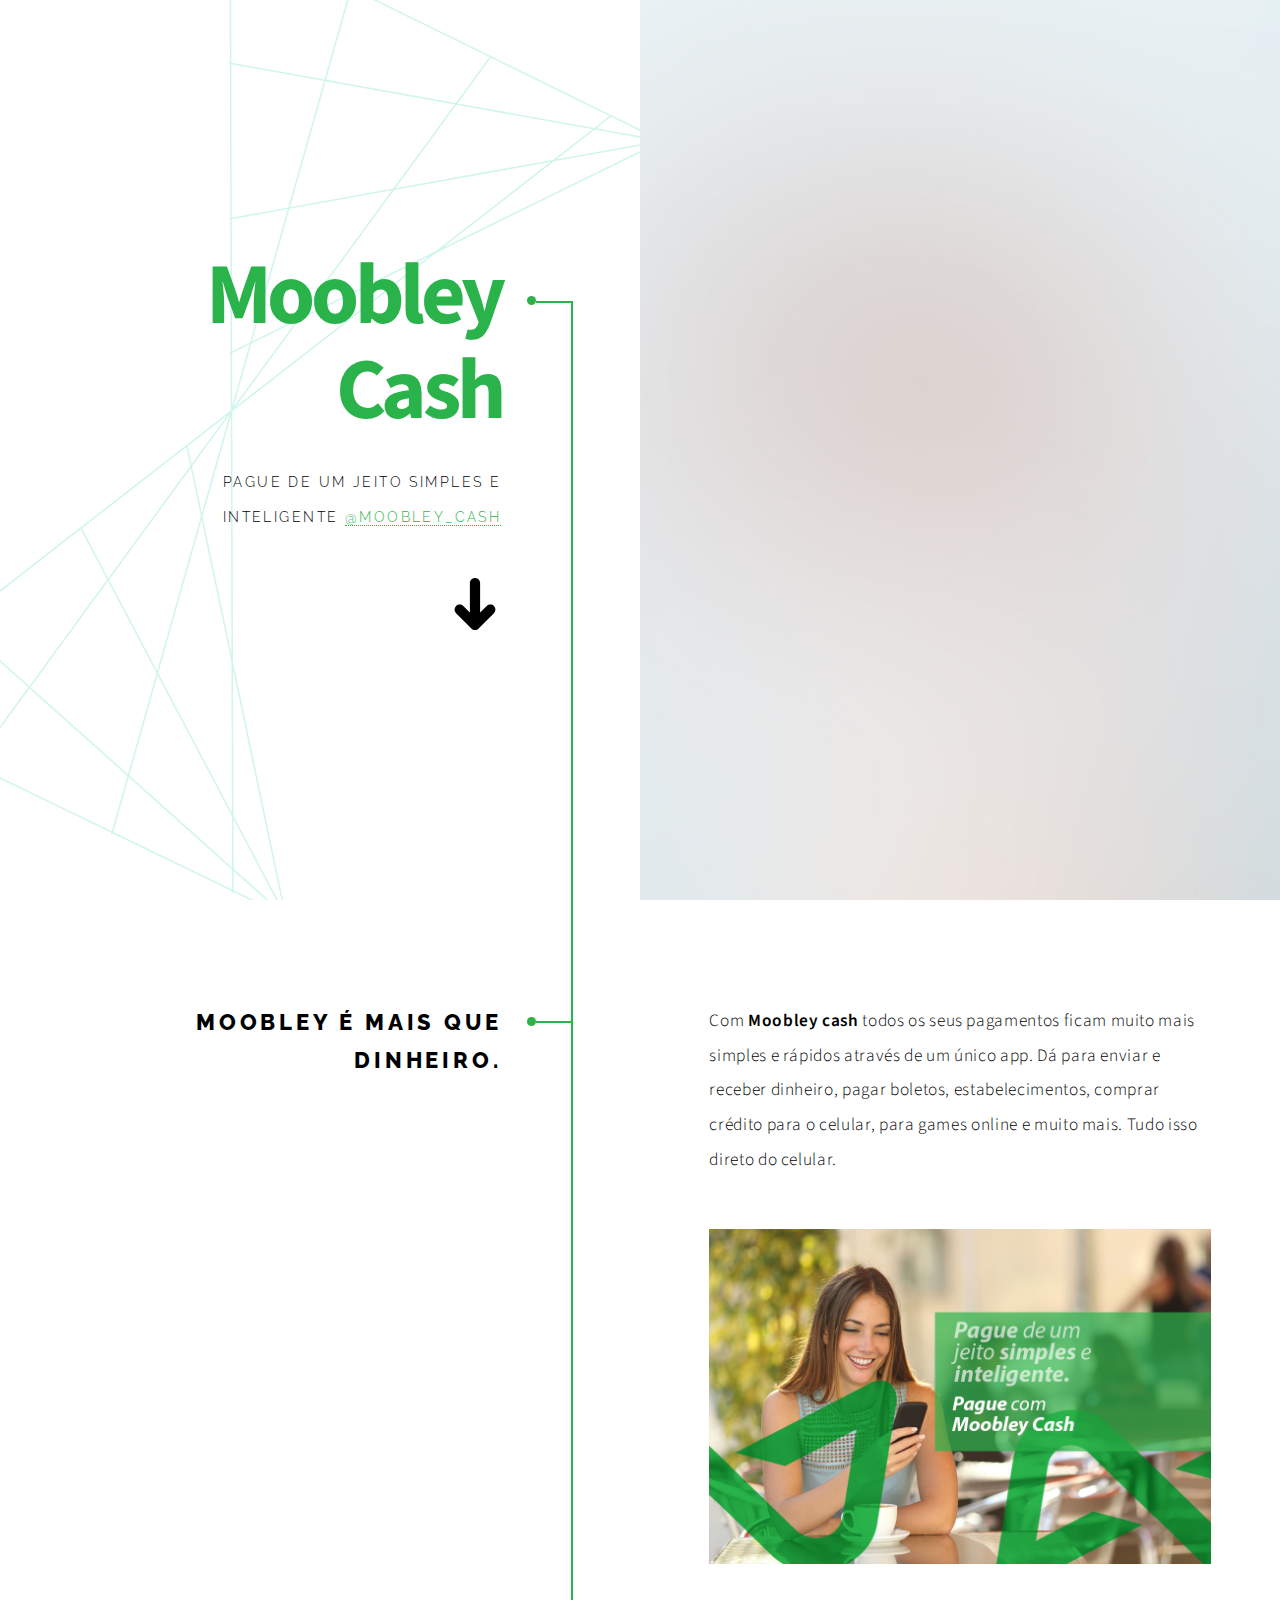
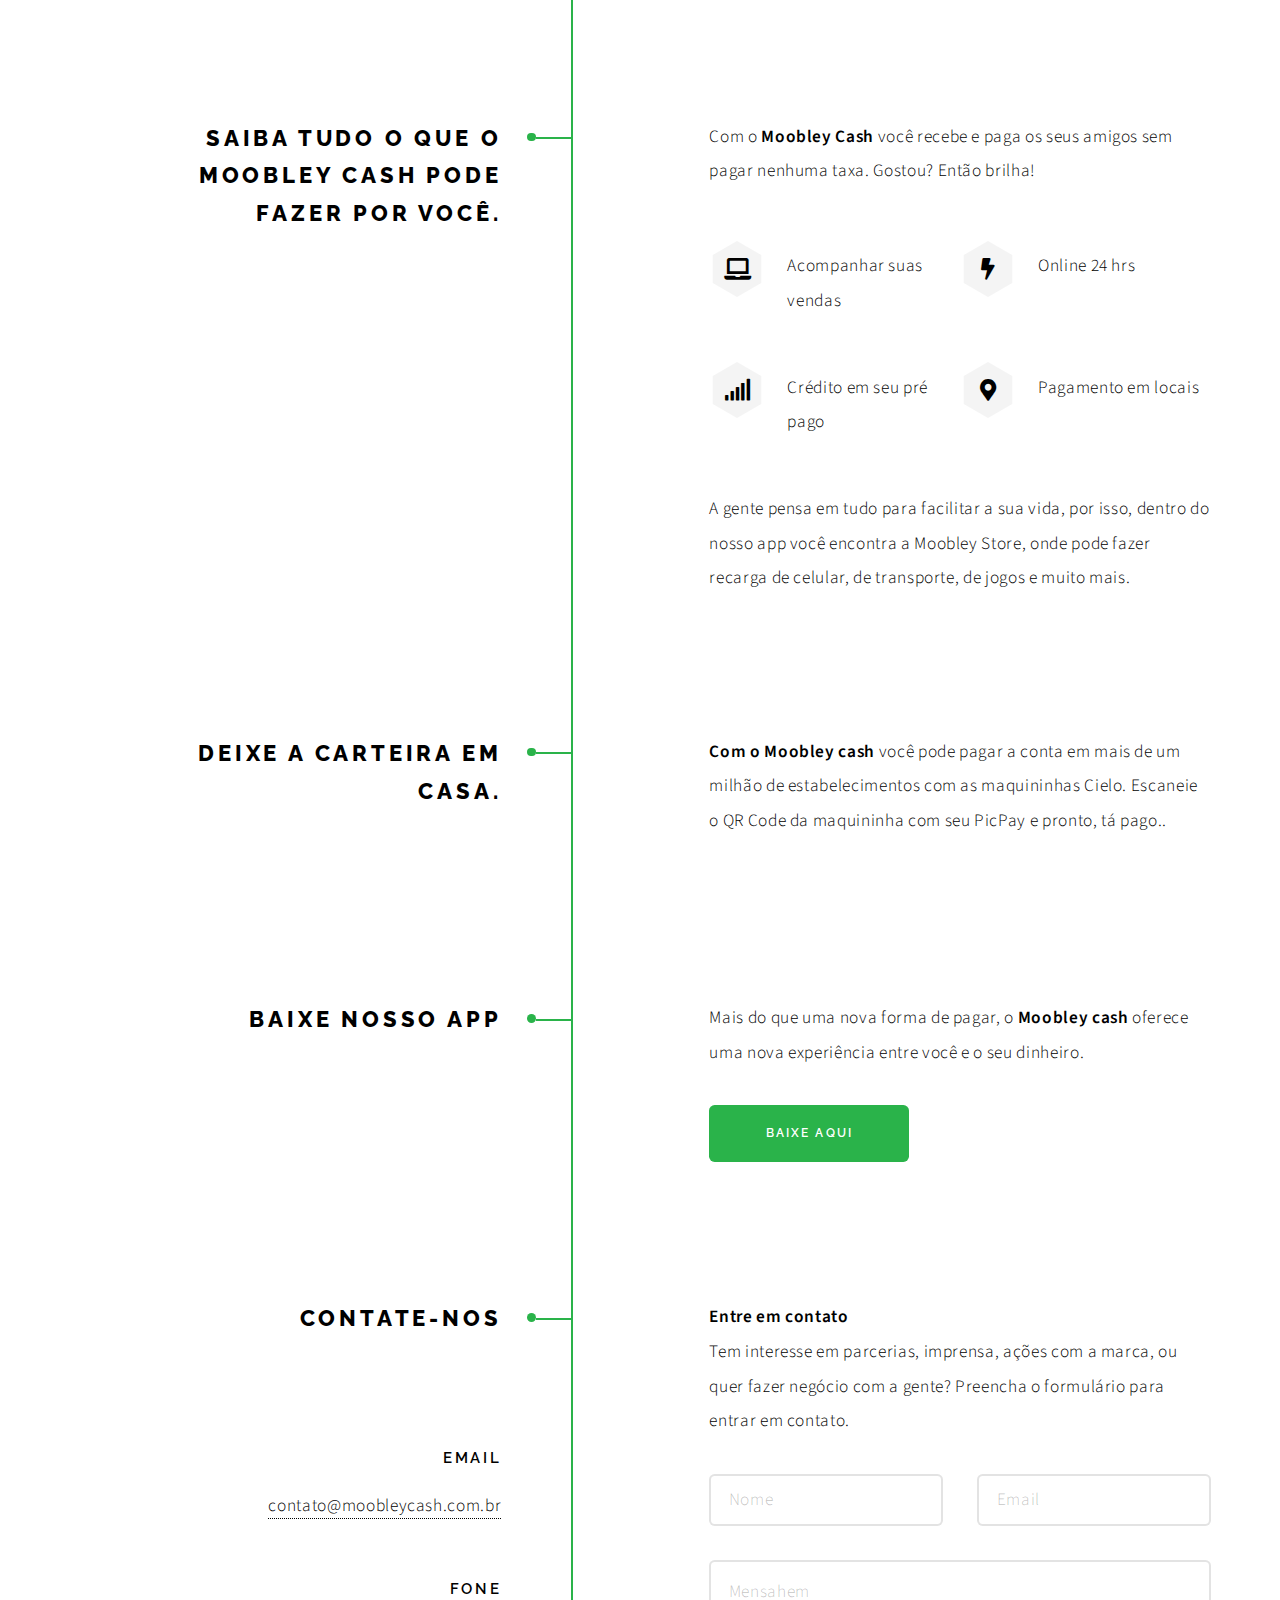
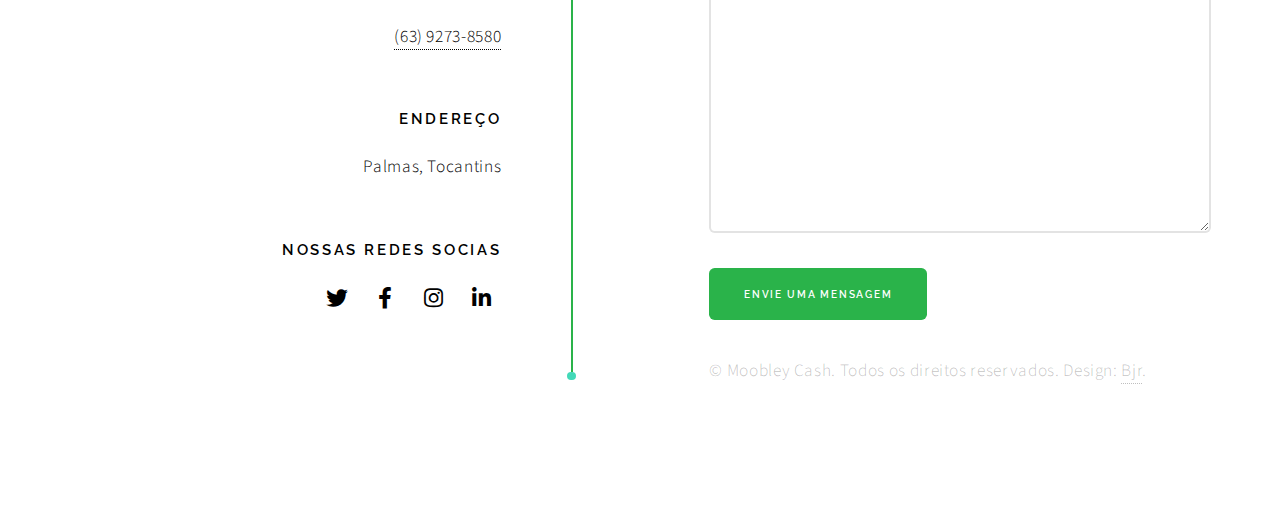
<file: index.html>
<!DOCTYPE HTML>
<html>
	<head>

		<link href="images/logo/icon.png" rel="icon">
		<title>Moobley Cash</title>
		<meta charset="utf-8" />
		<meta name="theme-color" content="#2AB34B"/>
		<meta name="viewport" content="width=device-width, initial-scale=1, user-scalable=no" />
		<link rel="stylesheet" href="assets/css/config.css" />
		<link rel="stylesheet" href="assets/css/main.css" />


		<meta name="description" content=" Com o Moobley cash todos os seus pagamentos ficam muito mais simples e rápidos através de um único app." />
		<meta property="og:title" content="Moobley cash" />
		<meta property="og:type" content="article" />
		<meta property="og:url" content="https://moobley.madgic.com.br/" />
		<meta property="og:image" content="https://moobley.madgic.com.br/images/logo/icon.png" />
		<meta property="og:description" content=" Com o Moobley cash todos os seus pagamentos ficam muito mais simples e rápidos através de um único app." />
		<meta property="og:site_name" content="https://moobley.madgic.com.br/" />


	</head>
	<body class="is-preload">

		<!-- Wrapper -->
			<div id="wrapper">

				<!-- Intro -->
					<section class="intro">
						<header>
							<h1 class="color-main">Moobley Cash</h1>
							<p class="">Pague de um jeito simples e inteligente <a class="color-main" href="https://www.instagram.com/moobley_cash/">@moobley_cash</a></p>
							<ul class="actions">
								<li><a href="#first" class="arrow scrolly"><span class="label">Next</span></a></li>
							</ul>
						</header>
						<div class="content mobile-none">
							<span class="image fill" data-position="center"><img src="images/pic01.jpg" alt="" /></span>
<!--							O Moobley Cash nasceu com a Missão de desburocratizar <br>-->
<!--							o seu acesso a serviços financeiros e facilitar seu deslocamento no dia a dia,<br>-->
<!--							contribuindo com a qualidade de vida, <br>-->
<!--							proporcionando renda e oportunidade de negócios. <br>-->
<!--							Nossa visão e ser uma das melhores empresa de tecnologia em serviços <br>-->
<!--							de pagamentos digitais e mobilidade. <br>-->
<!--							E é por isso que nosso aplicativo foi criado para refletir tudo que acreditamos. <br>-->
<!--							Com ele, você tem uma experiência transparente, <br>-->
<!--							simples e justa. <br>-->
<!--							Como sempre deveria ter. <br>-->
<!--														<span class="image main" style="margin-top: 20vw"><img src="images/image-3.jpg" alt="" /></span>-->
<!--							<span class="image fill" data-position="center"><img src="images/image-3.jpg" alt="" /></span>-->
						</div>
					</section>

				<!-- Section -->
					<section id="first">
						<header>
							<h2 class="title">Moobley
								É mais que dinheiro.</h2>
						</header>
						<div class="content">
							<p>Com <strong>Moobley cash</strong>
								todos os seus pagamentos ficam muito mais simples e rápidos através de um único app. Dá para enviar e receber dinheiro, pagar boletos,
								estabelecimentos, comprar crédito para o celular, para games online e muito mais. Tudo isso direto do celular.
							</p>
							<span class="image main"><img src="images/image-2.jpg" alt="" /></span>
						</div>
					</section>

				<!-- Section -->
					<section>
						<header>
							<h2 class="title">Saiba tudo o que o Moobley cash pode fazer por você.</h2>
						</header>
						<div class="content">
							<p>Com o <strong> Moobley Cash</strong> você recebe e paga os seus amigos sem pagar nenhuma taxa. Gostou? Então brilha!</p>
							<ul class="feature-icons">
								<li class="icon solid fa-laptop">Acompanhar suas vendas</li>
								<li class="icon solid fa-bolt">Online 24 hrs</li>
								<li class="icon solid fa-signal">Crédito em seu pré pago</li>
<!--								<li class="icon solid fa-cog">Crédito em seu pré pago</li>-->
								<li class="icon solid fa-map-marker-alt">Pagamento em locais</li>
<!--								<li class="icon solid fa-code">Nibh amet venenatis</li>-->
							</ul>
							<p>A gente pensa em tudo para facilitar a sua vida, por isso, dentro do nosso app você encontra a Moobley Store, onde pode fazer recarga de celular, de transporte, de jogos e muito mais.</p>
						</div>
					</section>

				<!-- Section -->
					<section>
						<header>
							<h2 class="title">Deixe a carteira em casa.</h2>
						</header>
						<div class="content">
							<p><strong>Com o Moobley cash</strong> você pode pagar a conta em mais de um milhão de estabelecimentos com as maquininhas Cielo. Escaneie o QR Code da maquininha com seu PicPay e pronto, tá pago..</p>

							<!-- Section -->
<!--								<section>-->
<!--									<header>-->
<!--										<h3>Erat aliquam</h3>-->
<!--										<p>Vehicula ultrices dolor amet ultricies et condimentum. Magna sed etiam consequat, et lorem adipiscing sed dolor sit amet, consectetur amet do eiusmod tempor incididunt  ipsum suspendisse ultrices gravida.</p>-->
<!--									</header>-->
<!--									<div class="content">-->
<!--										<div class="gallery">-->
<!--											<a href="images/gallery/fulls/01.jpg" class="landscape"><img src="images/gallery/thumbs/01.jpg" alt="" /></a>-->
<!--											<a href="images/gallery/fulls/02.jpg"><img src="images/gallery/thumbs/02.jpg" alt="" /></a>-->
<!--											<a href="images/gallery/fulls/03.jpg"><img src="images/gallery/thumbs/03.jpg" alt="" /></a>-->
<!--											<a href="images/gallery/fulls/04.jpg" class="landscape"><img src="images/gallery/thumbs/04.jpg" alt="" /></a>-->
<!--										</div>-->
<!--									</div>-->
<!--								</section>-->

							<!-- Section -->
<!--								<section>-->
<!--									<header>-->
<!--										<h3>Nisl consequat</h3>-->
<!--										<p>Aenean ornare velit lacus, ac varius enim ullamcorper eu. Proin aliquam sed facilisis ante interdum congue. Integer mollis, nisl amet convallis, porttitor magna ullamcorper, amet mauris. Ut magna finibus nisi nec lacinia ipsum maximus.</p>-->
<!--									</header>-->
<!--									<div class="content">-->
<!--										<div class="gallery">-->
<!--											<a href="images/gallery/fulls/05.jpg" class="landscape"><img src="images/gallery/thumbs/05.jpg" alt="" /></a>-->
<!--											<a href="images/gallery/fulls/06.jpg"><img src="images/gallery/thumbs/06.jpg" alt="" /></a>-->
<!--											<a href="images/gallery/fulls/07.jpg"><img src="images/gallery/thumbs/07.jpg" alt="" /></a>-->
<!--										</div>-->
<!--									</div>-->
<!--								</section>-->

							<!-- Section -->
<!--								<section>-->
<!--									<header>-->
<!--										<h3>Lorem gravida</h3>-->
<!--										<p>Proin aliquam facilisis ante interdum. Sed nulla amet lorem feugiat tempus aenean ornare velit lacus, ac varius sed enim lorem ullamcorper dolore.  ac varius enim lorem ullamcorper dolore. Proin aliquam facilisis.</p>-->
<!--									</header>-->
<!--									<div class="content">-->
<!--										<div class="gallery">-->
<!--											<a href="images/gallery/fulls/08.jpg" class="portrait"><img src="images/gallery/thumbs/08.jpg" alt="" /></a>-->
<!--											<a href="images/gallery/fulls/09.jpg" class="portrait"><img src="images/gallery/thumbs/09.jpg" alt="" /></a>-->
<!--											<a href="images/gallery/fulls/10.jpg" class="landscape"><img src="images/gallery/thumbs/10.jpg" alt="" /></a>-->
<!--										</div>-->
<!--									</div>-->
<!--								</section>-->

						</div>
					</section>

				<!-- Section -->
					<section>
						<header>
							<h2 class="title">Baixe nosso app</h2>
						</header>
						<div class="content">
							<p>
								Mais do que uma nova forma de pagar,
								o <strong>Moobley cash</strong> oferece uma nova experiência
								entre você e o seu dinheiro.</p>
							<ul class="actions">
								<li><a href="https://moobley.loja704.com.br/com.fb704.moobley.cash" target="_blank" class="button primary large btn-main">Baixe aqui</a></li>
<!--								<li><a href="#" class="button large btn-secondary"><span style="color: var(&#45;&#45;color-main)">Saiba mais</span></a></li>-->
							</ul>
						</div>
					</section>

				<!-- Elements -->
				<!--
					<section>
						<header>
							<h2>Elements</h2>
						</header>
						<div class="content">

							<section>
								<header>
									<h3>Text</h3>
								</header>
								<div class="content">
									<p>This is <b>bold</b> and this is <strong>strong</strong>. This is <i>italic</i> and this is <em>emphasized</em>.
									This is <sup>superscript</sup> text and this is <sub>subscript</sub> text.
									This is <u>underlined</u> and this is code: <code>for (;;) { ... }</code>. Finally, <a href="#">this is a link</a>.</p>
									<hr />
									<h2>Heading Level 2</h2>
									<h3>Heading Level 3</h3>
									<h4>Heading Level 4</h4>
									<h5>Heading Level 5</h5>
									<hr />
									<h5>Blockquote</h5>
									<blockquote>Fringilla nisl. Donec accumsan interdum nisi, quis tincidunt felis sagittis eget tempus euismod. Vestibulum ante ipsum primis in faucibus vestibulum. Blandit adipiscing eu felis iaculis volutpat ac adipiscing accumsan faucibus. Vestibulum ante ipsum primis in faucibus lorem ipsum dolor sit amet nullam adipiscing eu felis.</blockquote>
									<h5>Preformatted</h5>
									<pre><code>i = 0;

while (!deck.isInOrder()) {
  print 'Iteration ' + i;
  deck.shuffle();
  i++;
}

print 'Sorted in ' + i + ' iterations.';</code></pre>
								</div>
							</section>

							<section>
								<header>
									<h3>Lists</h3>
								</header>
								<div class="content">

									<h4>Unordered</h4>
									<ul>
										<li>Dolor pulvinar etiam.</li>
										<li>Sagittis adipiscing.</li>
										<li>Felis enim feugiat.</li>
									</ul>

									<h4>Alternate</h4>
									<ul class="alt">
										<li>Dolor pulvinar etiam.</li>
										<li>Sagittis adipiscing.</li>
										<li>Felis enim feugiat.</li>
									</ul>

									<h4>Ordered</h4>
									<ol>
										<li>Dolor pulvinar etiam.</li>
										<li>Etiam vel felis viverra.</li>
										<li>Felis enim feugiat.</li>
										<li>Dolor pulvinar etiam.</li>
										<li>Etiam vel felis lorem.</li>
										<li>Felis enim et feugiat.</li>
									</ol>
									<h4>Icons</h4>
									<ul class="icons">
										<li><a href="#" class="icon brands fa-twitter"><span class="label">Twitter</span></a></li>
										<li><a href="#" class="icon brands fa-facebook-f"><span class="label">Facebook</span></a></li>
										<li><a href="#" class="icon brands fa-instagram"><span class="label">Instagram</span></a></li>
										<li><a href="#" class="icon brands fa-github"><span class="label">Github</span></a></li>
									</ul>

									<h4>Actions</h4>
									<ul class="actions">
										<li><a href="#" class="button primary">Default</a></li>
										<li><a href="#" class="button">Default</a></li>
									</ul>
									<ul class="actions stacked">
										<li><a href="#" class="button primary">Default</a></li>
										<li><a href="#" class="button">Default</a></li>
									</ul>
								</div>
							</section>

							<section>
								<header>
									<h3>Table</h3>
								</header>
								<div class="content">
									<h4>Default</h4>
									<div class="table-wrapper">
										<table>
											<thead>
												<tr>
													<th>Name</th>
													<th>Description</th>
													<th>Price</th>
												</tr>
											</thead>
											<tbody>
												<tr>
													<td>Item One</td>
													<td>Ante turpis integer aliquet porttitor.</td>
													<td>29.99</td>
												</tr>
												<tr>
													<td>Item Two</td>
													<td>Vis ac commodo adipiscing arcu aliquet.</td>
													<td>19.99</td>
												</tr>
												<tr>
													<td>Item Three</td>
													<td> Morbi faucibus arcu accumsan lorem.</td>
													<td>29.99</td>
												</tr>
												<tr>
													<td>Item Four</td>
													<td>Vitae integer tempus condimentum.</td>
													<td>19.99</td>
												</tr>
												<tr>
													<td>Item Five</td>
													<td>Ante turpis integer aliquet porttitor.</td>
													<td>29.99</td>
												</tr>
											</tbody>
											<tfoot>
												<tr>
													<td colspan="2"></td>
													<td>100.00</td>
												</tr>
											</tfoot>
										</table>
									</div>

									<h4>Alternate</h4>
									<div class="table-wrapper">
										<table class="alt">
											<thead>
												<tr>
													<th>Name</th>
													<th>Description</th>
													<th>Price</th>
												</tr>
											</thead>
											<tbody>
												<tr>
													<td>Item One</td>
													<td>Ante turpis integer aliquet porttitor.</td>
													<td>29.99</td>
												</tr>
												<tr>
													<td>Item Two</td>
													<td>Vis ac commodo adipiscing arcu aliquet.</td>
													<td>19.99</td>
												</tr>
												<tr>
													<td>Item Three</td>
													<td> Morbi faucibus arcu accumsan lorem.</td>
													<td>29.99</td>
												</tr>
												<tr>
													<td>Item Four</td>
													<td>Vitae integer tempus condimentum.</td>
													<td>19.99</td>
												</tr>
												<tr>
													<td>Item Five</td>
													<td>Ante turpis integer aliquet porttitor.</td>
													<td>29.99</td>
												</tr>
											</tbody>
											<tfoot>
												<tr>
													<td colspan="2"></td>
													<td>100.00</td>
												</tr>
											</tfoot>
										</table>
									</div>
								</div>
							</section>

							<section>
								<header>
									<h3>Buttons</h3>
								</header>
								<div class="content">
									<ul class="actions">
										<li><a href="#" class="button primary">Primary</a></li>
										<li><a href="#" class="button">Default</a></li>
									</ul>
									<ul class="actions">
										<li><a href="#" class="button large">Large</a></li>
										<li><a href="#" class="button">Default</a></li>
										<li><a href="#" class="button small">Small</a></li>
									</ul>
									<ul class="actions">
										<li><a href="#" class="button primary icon solid fa-download">Icon</a></li>
										<li><a href="#" class="button icon solid fa-download">Icon</a></li>
									</ul>
									<ul class="actions">
										<li><span class="button primary disabled">Disabled</span></li>
										<li><span class="button disabled">Disabled</span></li>
									</ul>
								</div>
							</section>

							<section>
								<header>
									<h3>Form</h3>
								</header>
								<div class="content">
									<form method="post" action="#">
										<div class="fields">
											<div class="field half">
												<label for="demo-name">Name</label>
												<input type="text" name="demo-name" id="demo-name" value="" placeholder="Jane Doe" />
											</div>
											<div class="field half">
												<label for="demo-email">Email</label>
												<input type="email" name="demo-email" id="demo-email" value="" placeholder="jane@untitled.tld" />
											</div>
											<div class="field">
												<label for="demo-category">Category</label>
												<select name="demo-category" id="demo-category">
													<option value="">-</option>
													<option value="1">Manufacturing</option>
													<option value="1">Shipping</option>
													<option value="1">Administration</option>
													<option value="1">Human Resources</option>
												</select>
											</div>
											<div class="field half">
												<input type="radio" id="demo-priority-low" name="demo-priority" checked>
												<label for="demo-priority-low">Low</label>
											</div>
											<div class="field half">
												<input type="radio" id="demo-priority-high" name="demo-priority">
												<label for="demo-priority-high">High</label>
											</div>
											<div class="field half">
												<input type="checkbox" id="demo-copy" name="demo-copy">
												<label for="demo-copy">Email me a copy</label>
											</div>
											<div class="field half">
												<input type="checkbox" id="demo-human" name="demo-human" checked>
												<label for="demo-human">Not a robot</label>
											</div>
											<div class="field">
												<label for="demo-message">Message</label>
												<textarea name="demo-message" id="demo-message" placeholder="Enter your message" rows="6"></textarea>
											</div>
										</div>
										<ul class="actions">
											<li><input type="submit" value="Send Message" class="primary" /></li>
											<li><input type="reset" value="Reset" /></li>
										</ul>
									</form>
								</div>
							</section>

						</div>
					</section>
				-->

				<!-- Section -->
					<section>
						<header>
							<h2>Contate-nos</h2>
						</header>
						<div class="content">
							<p>
								<strong>Entre em contato</strong>
								<br>
								Tem interesse em parcerias, imprensa, ações com a marca, ou quer fazer negócio com a gente? Preencha o formulário para entrar em contato.
							</p>
							<form>
								<div class="fields">
									<div class="field half">
										<input type="text" name="name" id="name" placeholder="Nome" />
									</div>
									<div class="field half">
										<input type="email" name="email" id="email" placeholder="Email" />
									</div>
									<div class="field">
										<textarea name="message" id="message" placeholder="Mensahem" rows="7"></textarea>
									</div>
								</div>
								<ul class="actions">
									<li><input type="submit" value="Envie uma mensagem" class="button primary btn-main" /></li>
								</ul>
							</form>
						</div>
						<footer>
							<ul class="items">
								<li>
									<h3>Email</h3>
									<a href="mailto:contato@moobleycash.com.br">contato@moobleycash.com.br</a>
								</li>
								<li>
									<h3>Fone</h3>
									<a href="tel:(63) 9273-8580"> (63) 9273-8580</a>
								</li>
								<li>
									<h3>Endereço</h3>
									<span>Palmas, Tocantins</span>
								</li>
								<li>
									<h3>Nossas redes socias</h3>
									<ul class="icons">
										<li><a href="#" class="icon brands fa-twitter"><span class="label">Twitter</span></a></li>
										<li><a href="#" class="icon brands fa-facebook-f"><span class="label">Facebook</span></a></li>
										<li><a href="#" class="icon brands fa-instagram"><span class="label">Instagram</span></a></li>
										<li><a href="#" class="icon brands fa-linkedin-in"><span class="label">LinkedIn</span></a></li>
									</ul>
								</li>
							</ul>
						</footer>
					</section>

				<!-- Copyright -->
					<div class="copyright">&copy; Moobley Cash. Todos os direitos reservados. Design: <a href="https://betho.com.br">Bjr</a>.</div>

			</div>

		<!-- Scripts -->
			<script src="assets/js/jquery.min.js"></script>
			<script src="assets/js/jquery.scrolly.min.js"></script>
			<script src="assets/js/browser.min.js"></script>
			<script src="assets/js/breakpoints.min.js"></script>
			<script src="assets/js/util.js"></script>
			<script src="assets/js/main.js"></script>

	</body>
</html>
</file>
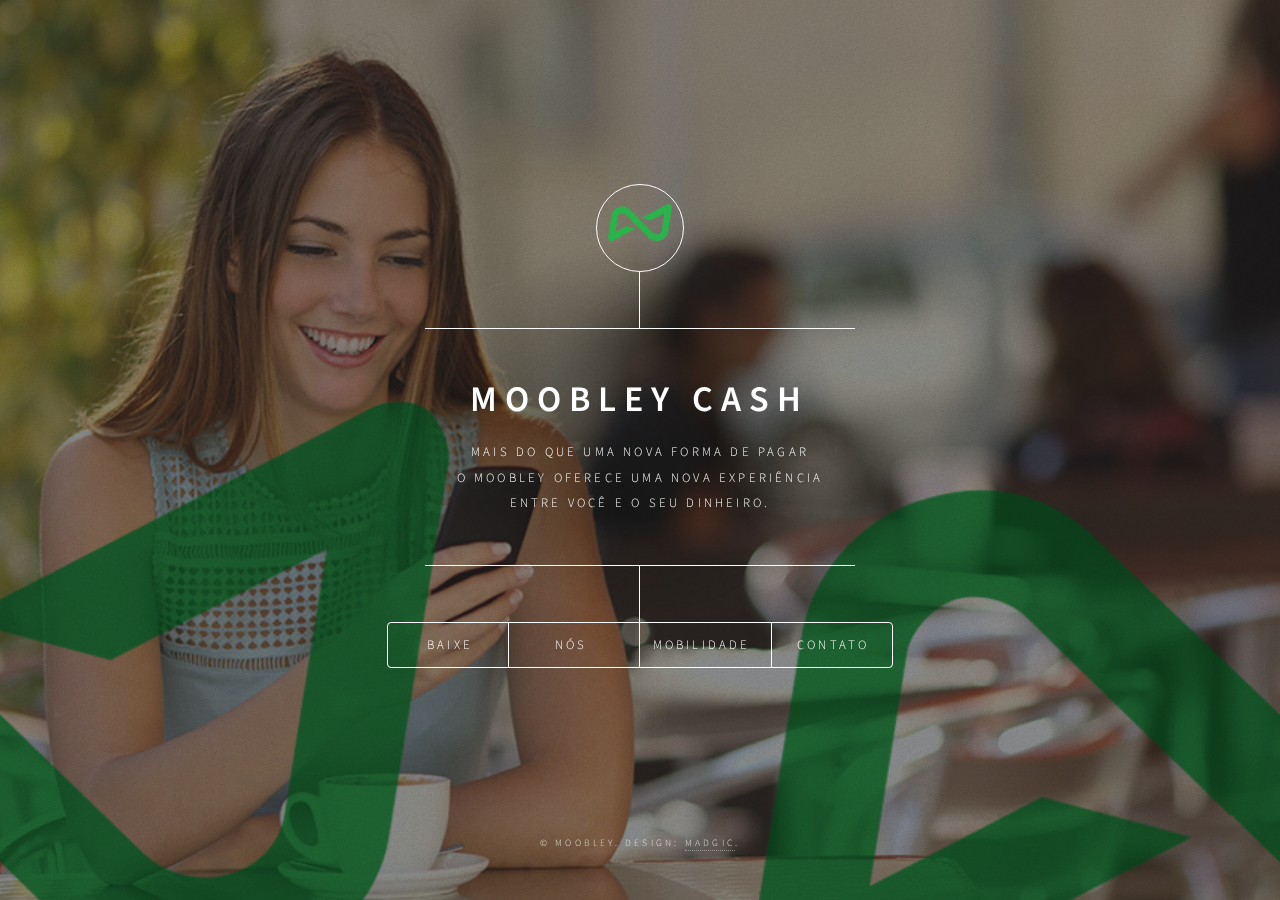
<file: 2/index.html>
<!DOCTYPE HTML>
<html>
	<head>

		<link href="images/icon.png" rel="icon">
		<title>Moobley Cash</title>
		<meta charset="utf-8" />
		<meta name="theme-color" content="#2AB34B"/>
		<meta name="viewport" content="width=device-width, initial-scale=1, user-scalable=no" />

		<meta name="description" content=" Com o Moobley cash todos os seus pagamentos ficam muito mais simples e rápidos através de um único app." />
		<meta property="og:title" content="Moobley cash" />
		<meta property="og:type" content="article" />
		<meta property="og:url" content="https://moobley.madgic.com.br/" />
		<meta property="og:image" content="https://moobley.madgic.com.br/images/logo/icon.png" />
		<meta property="og:description" content=" Com o Moobley cash todos os seus pagamentos ficam muito mais simples e rápidos através de um único app." />
		<meta property="og:site_name" content="https://moobley.madgic.com.br/" />

		<link rel="stylesheet" href="assets/css/config.css" />
		<link rel="stylesheet" href="assets/css/main.css" />
		<noscript><link rel="stylesheet" href="assets/css/https://moobley.madgic.com.br/2/index.html.css" /></noscript>
	</head>
	<body class="is-preload">

		<!-- Wrapper -->
			<div id="wrapper">

				<!-- Header -->
					<header id="header">
						<div class="logo">
							<img class="logo-main" src="images/icon.png">
						</div>
						<div class="content">
							<div class="inner">
								<h1>Moobley Cash</h1>
								<p>
									Mais do que uma nova forma de pagar <br>
									o Moobley oferece uma nova experiência<br>
									entre você e o seu dinheiro.
								</p>
							</div>
						</div>
						<nav>
							<ul>
								<li><a href="#intro">Baixe</a></li>
								<li><a href="#work">Nós</a></li>
								<li><a href="#about">Mobilidade</a></li>
								<li><a href="#contact">Contato</a></li>
<!--								<li><a href="#elements">Elements</a></li>-->
							</ul>
						</nav>
					</header>

				<!-- Main -->
					<div id="main">

						<!-- Intro -->
							<article id="intro">
								<h2 class="major">Moobley Cash</h2>
								<span class="image main"><img src="images/woman-home.jpg" alt="" /></span>
								<p>
									Com Moobley cash todos os seus pagamentos ficam muito mais simples e rápidos através de um único app. Dá para enviar e receber dinheiro, pagar boletos, estabelecimentos, comprar crédito para o celular, para games online e muito mais. Tudo isso direto do celular.
								</p>
							</article>

						<!-- Work -->
							<article id="work">
								<h2 class="major">Nosso trabalho</h2>
								<span class="image main"><img src="images/image-3.jpg" alt="" /></span>
								<p>
									Nascemos em 2019 com missão de revolucionar  os meios de pagamentos digitais entre pessoas e empresas.
									Com um novo conceito, fazendo com que você ganhe dinheiro com gente indicando amigos.
									Somos uma Fintech e criamos uma plataforma de negócios mobile com dupla atuação,
									Mobilidade urbana e pagamentos digitais,
									criada para ser essencial na vida das pessoas!
									Esse propósito nos guia todos os dias.
								</p>
							</article>

						<!-- About -->
							<article id="about">
								<h2 class="major">Mobilidade</h2>
								<span class="image main"><img src="images/logo_branca.png" alt="" /></span>
								<p>
									Nascemos em 2019 com missão de revolucionar  os meios de pagamentos digitais entre pessoas e empresas.
									Com um novo conceito, fazendo com que você ganhe dinheiro com gente indicando amigos.
									Somos uma Fintech e criamos uma plataforma de negócios mobile com dupla atuação,
									Mobilidade urbana e pagamentos digitais,
									criada para ser essencial na vida das pessoas!
									Esse propósito nos guia todos os dias.
								</p>
							</article>

						<!-- Contact -->
							<article id="contact">
								<h2 class="major">Contato</h2>
								<form method="post" action="#">
									<div class="fields">
										<div class="field half">
											<label for="name">Nome</label>
											<input type="text" name="name" id="name" />
										</div>
										<div class="field half">
											<label for="email">Email</label>
											<input type="text" name="email" id="email" />
										</div>
										<div class="field">
											<label for="message">Mensagem</label>
											<textarea name="message" id="message" rows="4"></textarea>
										</div>
									</div>
									<ul class="actions">
										<li><input type="submit" value="Enviar" class="primary" /></li>
										<li><input type="reset" value="Limpar campos" /></li>
									</ul>
								</form>
								<ul class="icons">
									<li><a href="#" class="icon brands fa-twitter"><span class="label">Twitter</span></a></li>
									<li><a href="#" class="icon brands fa-facebook-f"><span class="label">Facebook</span></a></li>
									<li><a target="_blank" href="https://www.instagram.com/moobley_cash/" class="icon brands fa-instagram"><span class="label">Instagram</span></a></li>
								</ul>
							</article>

						<!-- Elements -->
							<article id="elements">
								<h2 class="major">Elements</h2>

								<section>
									<h3 class="major">Text</h3>
									<p>This is <b>bold</b> and this is <strong>strong</strong>. This is <i>italic</i> and this is <em>emphasized</em>.
									This is <sup>superscript</sup> text and this is <sub>subscript</sub> text.
									This is <u>underlined</u> and this is code: <code>for (;;) { ... }</code>. Finally, <a href="#">this is a link</a>.</p>
									<hr />
									<h2>Heading Level 2</h2>
									<h3>Heading Level 3</h3>
									<h4>Heading Level 4</h4>
									<h5>Heading Level 5</h5>
									<h6>Heading Level 6</h6>
									<hr />
									<h4>Blockquote</h4>
									<blockquote>Fringilla nisl. Donec accumsan interdum nisi, quis tincidunt felis sagittis eget tempus euismod. Vestibulum ante ipsum primis in faucibus vestibulum. Blandit adipiscing eu felis iaculis volutpat ac adipiscing accumsan faucibus. Vestibulum ante ipsum primis in faucibus lorem ipsum dolor sit amet nullam adipiscing eu felis.</blockquote>
									<h4>Preformatted</h4>
									<pre><code>i = 0;

while (!deck.isInOrder()) {
    print 'Iteration ' + i;
    deck.shuffle();
    i++;
}

print 'It took ' + i + ' iterations to sort the deck.';</code></pre>
								</section>

								<section>
									<h3 class="major">Lists</h3>

									<h4>Unordered</h4>
									<ul>
										<li>Dolor pulvinar etiam.</li>
										<li>Sagittis adipiscing.</li>
										<li>Felis enim feugiat.</li>
									</ul>

									<h4>Alternate</h4>
									<ul class="alt">
										<li>Dolor pulvinar etiam.</li>
										<li>Sagittis adipiscing.</li>
										<li>Felis enim feugiat.</li>
									</ul>

									<h4>Ordered</h4>
									<ol>
										<li>Dolor pulvinar etiam.</li>
										<li>Etiam vel felis viverra.</li>
										<li>Felis enim feugiat.</li>
										<li>Dolor pulvinar etiam.</li>
										<li>Etiam vel felis lorem.</li>
										<li>Felis enim et feugiat.</li>
									</ol>
									<h4>Icons</h4>
									<ul class="icons">
										<li><a href="#" class="icon brands fa-twitter"><span class="label">Twitter</span></a></li>
										<li><a href="#" class="icon brands fa-facebook-f"><span class="label">Facebook</span></a></li>
										<li><a href="#" class="icon brands fa-instagram"><span class="label">Instagram</span></a></li>
										<li><a href="#" class="icon brands fa-github"><span class="label">Github</span></a></li>
									</ul>

									<h4>Actions</h4>
									<ul class="actions">
										<li><a href="#" class="button primary">Default</a></li>
										<li><a href="#" class="button">Default</a></li>
									</ul>
									<ul class="actions stacked">
										<li><a href="#" class="button primary">Default</a></li>
										<li><a href="#" class="button">Default</a></li>
									</ul>
								</section>

								<section>
									<h3 class="major">Table</h3>
									<h4>Default</h4>
									<div class="table-wrapper">
										<table>
											<thead>
												<tr>
													<th>Name</th>
													<th>Description</th>
													<th>Price</th>
												</tr>
											</thead>
											<tbody>
												<tr>
													<td>Item One</td>
													<td>Ante turpis integer aliquet porttitor.</td>
													<td>29.99</td>
												</tr>
												<tr>
													<td>Item Two</td>
													<td>Vis ac commodo adipiscing arcu aliquet.</td>
													<td>19.99</td>
												</tr>
												<tr>
													<td>Item Three</td>
													<td> Morbi faucibus arcu accumsan lorem.</td>
													<td>29.99</td>
												</tr>
												<tr>
													<td>Item Four</td>
													<td>Vitae integer tempus condimentum.</td>
													<td>19.99</td>
												</tr>
												<tr>
													<td>Item Five</td>
													<td>Ante turpis integer aliquet porttitor.</td>
													<td>29.99</td>
												</tr>
											</tbody>
											<tfoot>
												<tr>
													<td colspan="2"></td>
													<td>100.00</td>
												</tr>
											</tfoot>
										</table>
									</div>

									<h4>Alternate</h4>
									<div class="table-wrapper">
										<table class="alt">
											<thead>
												<tr>
													<th>Name</th>
													<th>Description</th>
													<th>Price</th>
												</tr>
											</thead>
											<tbody>
												<tr>
													<td>Item One</td>
													<td>Ante turpis integer aliquet porttitor.</td>
													<td>29.99</td>
												</tr>
												<tr>
													<td>Item Two</td>
													<td>Vis ac commodo adipiscing arcu aliquet.</td>
													<td>19.99</td>
												</tr>
												<tr>
													<td>Item Three</td>
													<td> Morbi faucibus arcu accumsan lorem.</td>
													<td>29.99</td>
												</tr>
												<tr>
													<td>Item Four</td>
													<td>Vitae integer tempus condimentum.</td>
													<td>19.99</td>
												</tr>
												<tr>
													<td>Item Five</td>
													<td>Ante turpis integer aliquet porttitor.</td>
													<td>29.99</td>
												</tr>
											</tbody>
											<tfoot>
												<tr>
													<td colspan="2"></td>
													<td>100.00</td>
												</tr>
											</tfoot>
										</table>
									</div>
								</section>

								<section>
									<h3 class="major">Buttons</h3>
									<ul class="actions">
										<li><a href="#" class="button primary">Primary</a></li>
										<li><a href="#" class="button">Default</a></li>
									</ul>
									<ul class="actions">
										<li><a href="#" class="button">Default</a></li>
										<li><a href="#" class="button small">Small</a></li>
									</ul>
									<ul class="actions">
										<li><a href="#" class="button primary icon solid fa-download">Icon</a></li>
										<li><a href="#" class="button icon solid fa-download">Icon</a></li>
									</ul>
									<ul class="actions">
										<li><span class="button primary disabled">Disabled</span></li>
										<li><span class="button disabled">Disabled</span></li>
									</ul>
								</section>

								<section>
									<h3 class="major">Form</h3>
									<form method="post" action="#">
										<div class="fields">
											<div class="field half">
												<label for="demo-name">Name</label>
												<input type="text" name="demo-name" id="demo-name" value="" placeholder="Jane Doe" />
											</div>
											<div class="field half">
												<label for="demo-email">Email</label>
												<input type="email" name="demo-email" id="demo-email" value="" placeholder="jane@untitled.tld" />
											</div>
											<div class="field">
												<label for="demo-category">Category</label>
												<select name="demo-category" id="demo-category">
													<option value="">-</option>
													<option value="1">Manufacturing</option>
													<option value="1">Shipping</option>
													<option value="1">Administration</option>
													<option value="1">Human Resources</option>
												</select>
											</div>
											<div class="field half">
												<input type="radio" id="demo-priority-low" name="demo-priority" checked>
												<label for="demo-priority-low">Low</label>
											</div>
											<div class="field half">
												<input type="radio" id="demo-priority-high" name="demo-priority">
												<label for="demo-priority-high">High</label>
											</div>
											<div class="field half">
												<input type="checkbox" id="demo-copy" name="demo-copy">
												<label for="demo-copy">Email me a copy</label>
											</div>
											<div class="field half">
												<input type="checkbox" id="demo-human" name="demo-human" checked>
												<label for="demo-human">Not a robot</label>
											</div>
											<div class="field">
												<label for="demo-message">Message</label>
												<textarea name="demo-message" id="demo-message" placeholder="Enter your message" rows="6"></textarea>
											</div>
										</div>
										<ul class="actions">
											<li><input type="submit" value="Send Message" class="primary" /></li>
											<li><input type="reset" value="Reset" /></li>
										</ul>
									</form>
								</section>

							</article>

					</div>

				<!-- Footer -->
					<footer id="footer">
						<p class="copyright">&copy; Moobley. Design: <a href="https://madgic.com.br">Madgic</a>.</p>
					</footer>

			</div>

		<!-- BG -->
			<div id="bg"></div>

		<!-- Scripts -->
			<script src="assets/js/jquery.min.js"></script>
			<script src="assets/js/browser.min.js"></script>
			<script src="assets/js/breakpoints.min.js"></script>
			<script src="assets/js/util.js"></script>
			<script src="assets/js/main.js"></script>

	</body>
</html>
</file>
<file: assets/css/config.css>
:root{
    --color-main : #2AB34A;
    --backgroun-main : '';
}
.btn-main{
    background: var(--color-main)!important;
    color: white!important;
}
.btn-secondary{
    color: var(--color-main)!important;
}
.color-main{
    color: var(--color-main)!important;
}
input[type="submit"].primary, input[type="reset"].primary, input[type="button"].primary, button.primary, .button.primary {
    color: white!important;
}
</file>
<file: 2/assets/css/config.css>
:root{
    --color-main : #2AB34A;
    /*--backgroun-main : rgba(42, 179, 74 , 0.3);*/
    /*--backgroun-main : rgba(0, 0, 0,7);*/
    --backgroun-main : '';
}
.title{
    /*color: var(--color-main)!important;*/
}
.btn-main{
    background: var(--color-main)!important;
    color: white!important;
}
.btn-secondary{
    color: var(--color-main)!important;
}
.color-main{
    color: var(--color-main)!important;
}
.color-secondary{
    color: black!important;
}
.mobile-none{
    display: none!important;
}
input[type="submit"].primary, input[type="reset"].primary, input[type="button"].primary, button.primary, .button.primary {
    color: white!important;
}

.logo-main{
    margin-top: 1.5vw!important;
    width: 5vw!important;
}

@media (max-width: 992px) {
    .mobile-none{
        display: none!important;
    }
    .logo-main{
        margin-top: 4vw!important;
        width: 15vw!important;
    }
}
</file>
<file: assets/css/main.css>
@import url(fontawesome-all.min.css);
@import url("https://fonts.googleapis.com/css?family=Source+Sans+Pro:300,600,700,300i,600i,700i|Raleway:600,800");

/*
	Paradigm Shift by HTML5 UP
	html5up.net | @ajlkn
	Free for personal and commercial use under the CCA 3.0 license (html5up.net/license)
*/

html, body, div, span, applet, object,
iframe, h1, h2, h3, h4, h5, h6, p, blockquote,
pre, a, abbr, acronym, address, big, cite,
code, del, dfn, em, img, ins, kbd, q, s, samp,
small, strike, strong, sub, sup, tt, var, b,
u, i, center, dl, dt, dd, ol, ul, li, fieldset,
form, label, legend, table, caption, tbody,
tfoot, thead, tr, th, td, article, aside,
canvas, details, embed, figure, figcaption,
footer, header, hgroup, menu, nav, output, ruby,
section, summary, time, mark, audio, video {
	margin: 0;
	padding: 0;
	border: 0;
	font-size: 100%;
	font: inherit;
	vertical-align: baseline;}

article, aside, details, figcaption, figure,
footer, header, hgroup, menu, nav, section {
	display: block;}

body {
	line-height: 1;
}

ol, ul {
	list-style: none;
}

blockquote, q {
	quotes: none;
}

	blockquote:before, blockquote:after, q:before, q:after {
		content: '';
		content: none;
	}

table {
	border-collapse: collapse;
	border-spacing: 0;
}

body {
	-webkit-text-size-adjust: none;
}

mark {
	background-color: transparent;
	color: inherit;
}

input::-moz-focus-inner {
	border: 0;
	padding: 0;
}

input, select, textarea {
	-moz-appearance: none;
	-webkit-appearance: none;
	-ms-appearance: none;
	appearance: none;
}

/* Basic */

	@-ms-viewport {
		width: device-width;
	}

	body {
		-ms-overflow-style: scrollbar;
	}

	@media screen and (max-width: 480px) {

		html, body {
			min-width: 320px;
		}

	}

	html {
		box-sizing: border-box;
	}

	*, *:before, *:after {
		box-sizing: inherit;
	}

	html {
		overflow-x: hidden;
	}

	body {
		background: #ffffff;
		overflow-x: hidden;
	}

		body.is-preload *, body.is-preload *:before, body.is-preload *:after {
			-moz-animation: none !important;
			-webkit-animation: none !important;
			-ms-animation: none !important;
			animation: none !important;
			-moz-transition: none !important;
			-webkit-transition: none !important;
			-ms-transition: none !important;
			transition: none !important;
		}

/* Typography */

	html {
		font-size: 18pt;
	}

		@media screen and (max-width: 1920px) {

			html {
				font-size: 13pt;
			}

		}

		@media screen and (max-width: 1152px) {

			html {
				font-size: 14pt;
			}

		}

		@media screen and (max-width: 736px) {

			html {
				font-size: 12pt;
			}

		}

		@media screen and (max-width: 480px) {

			html {
				font-size: 11pt;
			}

		}

	body {
		background-color: #ffffff;
		color: #000000;
	}

	body, input, select, textarea {
		color: #000000;
		font-family: "Source Sans Pro", Helvetica, sans-serif;
		font-size: 1rem;
		font-weight: 300;
		letter-spacing: 0.0375em;
		line-height: 2;
	}

	a {
		-moz-transition: border-bottom-color 0.25s ease-in-out;
		-webkit-transition: border-bottom-color 0.25s ease-in-out;
		-ms-transition: border-bottom-color 0.25s ease-in-out;
		transition: border-bottom-color 0.25s ease-in-out;
		text-decoration: none;
		color: #000000;
		border-bottom: dotted 1px;
	}

		a:hover {
			text-decoration: none;
			border-bottom-color: transparent;
		}

	strong, b {
		font-weight: 600;
		color: #000000;
	}

	em, i {
		font-style: italic;
	}

	p {
		margin: 0 0 2rem 0;
	}

	h1, h2, h3, h4, h5, h6 {
		color: #000000;
		font-family: "Raleway", Helvetica, sans-serif;
		font-weight: 600;
		letter-spacing: 0.175em;
		line-height: 1.75;
		margin: 0 0 1.5rem 0;
		text-transform: uppercase;
	}

		h1 a, h2 a, h3 a, h4 a, h5 a, h6 a {
			color: inherit;
			text-decoration: none;
		}

	h1 {
		font-family: "Source Sans Pro", Helvetica, sans-serif;
		font-size: 5rem;
		font-weight: 700;
		letter-spacing: -0.05em;
		line-height: 1.1;
		margin: 0 0 1.5rem 0;
		text-transform: none;
	}

	h2 {
		font-size: 1.25rem;
		font-weight: 800;
		margin: 0 0 2rem 0;
	}

	h3 {
		font-size: 0.875rem;
	}

	h4 {
		font-size: 0.875rem;
	}

	h5 {
		font-size: 0.75rem;
	}

	h6 {
		font-size: 0.625rem;
	}

	@media screen and (max-width: 736px) {

		h1 {
			font-size: 4.5rem;
			line-height: 1.1;
		}

		h2 {
			font-size: 1.25rem;
			line-height: 1.7;
		}

		h3 {
			font-size: 0.9rem;
		}

		h4 {
			font-size: 0.75rem;
		}

		h5 {
			font-size: 0.675rem;
		}

	}

	@media screen and (max-width: 360px) {

		h1 {
			font-size: 3.75rem;
		}

		h2 {
			font-size: 1.125rem;
		}

		h3 {
			font-size: 0.8rem;
		}

		h4 {
			font-size: 0.675rem;
		}

		h5 {
			font-size: 0.675rem;
		}

	}

	sub {
		font-size: 0.8rem;
		position: relative;
		top: 0.5rem;
	}

	sup {
		font-size: 0.8rem;
		position: relative;
		top: -0.5rem;
	}

	blockquote {
		border-left: solid 0.5rem rgba(144, 144, 144, 0.25);
		font-style: italic;
		margin: 0 0 2rem 0;
		padding: 1rem 0 1rem 2rem;
	}

	code {
		background: rgba(144, 144, 144, 0.1);
		border-radius: 0.325rem;
		font-family: "Courier New", monospace;
		font-size: 0.9rem;
		margin: 0 0.25rem;
		padding: 0.25rem 0.65rem;
	}

	pre {
		-webkit-overflow-scrolling: touch;
		font-family: "Courier New", monospace;
		font-size: 0.9rem;
		margin: 0 0 2rem 0;
		width: 100%;
	}

		pre code {
			display: block;
			line-height: 1.75;
			padding: 1rem 1.5rem;
			overflow-x: auto;
		}

	hr {
		border: 0;
		border-bottom: solid 2px rgba(144, 144, 144, 0.25);
		margin: 3rem 0;
	}

		hr.major {
			margin: 5rem 0;
		}

		@media screen and (max-width: 736px) {

			hr.major {
				margin: 3rem 0;
			}

		}

/* Row */

	.row {
		display: flex;
		flex-wrap: wrap;
		box-sizing: border-box;
		align-items: stretch;
	}

		.row > * {
			box-sizing: border-box;
		}

		.row.gtr-uniform > * > :last-child {
			margin-bottom: 0;
		}

		.row.aln-left {
			justify-content: flex-start;
		}

		.row.aln-center {
			justify-content: center;
		}

		.row.aln-right {
			justify-content: flex-end;
		}

		.row.aln-top {
			align-items: flex-start;
		}

		.row.aln-middle {
			align-items: center;
		}

		.row.aln-bottom {
			align-items: flex-end;
		}

		.row > .imp {
			order: -1;
		}

		.row > .col-1 {
			width: 8.33333%;
		}

		.row > .off-1 {
			margin-left: 8.33333%;
		}

		.row > .col-2 {
			width: 16.66667%;
		}

		.row > .off-2 {
			margin-left: 16.66667%;
		}

		.row > .col-3 {
			width: 25%;
		}

		.row > .off-3 {
			margin-left: 25%;
		}

		.row > .col-4 {
			width: 33.33333%;
		}

		.row > .off-4 {
			margin-left: 33.33333%;
		}

		.row > .col-5 {
			width: 41.66667%;
		}

		.row > .off-5 {
			margin-left: 41.66667%;
		}

		.row > .col-6 {
			width: 50%;
		}

		.row > .off-6 {
			margin-left: 50%;
		}

		.row > .col-7 {
			width: 58.33333%;
		}

		.row > .off-7 {
			margin-left: 58.33333%;
		}

		.row > .col-8 {
			width: 66.66667%;
		}

		.row > .off-8 {
			margin-left: 66.66667%;
		}

		.row > .col-9 {
			width: 75%;
		}

		.row > .off-9 {
			margin-left: 75%;
		}

		.row > .col-10 {
			width: 83.33333%;
		}

		.row > .off-10 {
			margin-left: 83.33333%;
		}

		.row > .col-11 {
			width: 91.66667%;
		}

		.row > .off-11 {
			margin-left: 91.66667%;
		}

		.row > .col-12 {
			width: 100%;
		}

		.row > .off-12 {
			margin-left: 100%;
		}

		.row.gtr-0 {
			margin-top: 0;
			margin-left: 0rem;
		}

			.row.gtr-0 > * {
				padding: 0 0 0 0rem;
			}

			.row.gtr-0.gtr-uniform {
				margin-top: 0rem;
			}

				.row.gtr-0.gtr-uniform > * {
					padding-top: 0rem;
				}

		.row.gtr-25 {
			margin-top: 0;
			margin-left: -0.5rem;
		}

			.row.gtr-25 > * {
				padding: 0 0 0 0.5rem;
			}

			.row.gtr-25.gtr-uniform {
				margin-top: -0.5rem;
			}

				.row.gtr-25.gtr-uniform > * {
					padding-top: 0.5rem;
				}

		.row.gtr-50 {
			margin-top: 0;
			margin-left: -1rem;
		}

			.row.gtr-50 > * {
				padding: 0 0 0 1rem;
			}

			.row.gtr-50.gtr-uniform {
				margin-top: -1rem;
			}

				.row.gtr-50.gtr-uniform > * {
					padding-top: 1rem;
				}

		.row {
			margin-top: 0;
			margin-left: -2rem;
		}

			.row > * {
				padding: 0 0 0 2rem;
			}

			.row.gtr-uniform {
				margin-top: -2rem;
			}

				.row.gtr-uniform > * {
					padding-top: 2rem;
				}

		.row.gtr-150 {
			margin-top: 0;
			margin-left: -3rem;
		}

			.row.gtr-150 > * {
				padding: 0 0 0 3rem;
			}

			.row.gtr-150.gtr-uniform {
				margin-top: -3rem;
			}

				.row.gtr-150.gtr-uniform > * {
					padding-top: 3rem;
				}

		.row.gtr-200 {
			margin-top: 0;
			margin-left: -4rem;
		}

			.row.gtr-200 > * {
				padding: 0 0 0 4rem;
			}

			.row.gtr-200.gtr-uniform {
				margin-top: -4rem;
			}

				.row.gtr-200.gtr-uniform > * {
					padding-top: 4rem;
				}

		@media screen and (max-width: 1920px) {

			.row {
				display: flex;
				flex-wrap: wrap;
				box-sizing: border-box;
				align-items: stretch;
			}

				.row > * {
					box-sizing: border-box;
				}

				.row.gtr-uniform > * > :last-child {
					margin-bottom: 0;
				}

				.row.aln-left {
					justify-content: flex-start;
				}

				.row.aln-center {
					justify-content: center;
				}

				.row.aln-right {
					justify-content: flex-end;
				}

				.row.aln-top {
					align-items: flex-start;
				}

				.row.aln-middle {
					align-items: center;
				}

				.row.aln-bottom {
					align-items: flex-end;
				}

				.row > .imp-xlarge {
					order: -1;
				}

				.row > .col-1-xlarge {
					width: 8.33333%;
				}

				.row > .off-1-xlarge {
					margin-left: 8.33333%;
				}

				.row > .col-2-xlarge {
					width: 16.66667%;
				}

				.row > .off-2-xlarge {
					margin-left: 16.66667%;
				}

				.row > .col-3-xlarge {
					width: 25%;
				}

				.row > .off-3-xlarge {
					margin-left: 25%;
				}

				.row > .col-4-xlarge {
					width: 33.33333%;
				}

				.row > .off-4-xlarge {
					margin-left: 33.33333%;
				}

				.row > .col-5-xlarge {
					width: 41.66667%;
				}

				.row > .off-5-xlarge {
					margin-left: 41.66667%;
				}

				.row > .col-6-xlarge {
					width: 50%;
				}

				.row > .off-6-xlarge {
					margin-left: 50%;
				}

				.row > .col-7-xlarge {
					width: 58.33333%;
				}

				.row > .off-7-xlarge {
					margin-left: 58.33333%;
				}

				.row > .col-8-xlarge {
					width: 66.66667%;
				}

				.row > .off-8-xlarge {
					margin-left: 66.66667%;
				}

				.row > .col-9-xlarge {
					width: 75%;
				}

				.row > .off-9-xlarge {
					margin-left: 75%;
				}

				.row > .col-10-xlarge {
					width: 83.33333%;
				}

				.row > .off-10-xlarge {
					margin-left: 83.33333%;
				}

				.row > .col-11-xlarge {
					width: 91.66667%;
				}

				.row > .off-11-xlarge {
					margin-left: 91.66667%;
				}

				.row > .col-12-xlarge {
					width: 100%;
				}

				.row > .off-12-xlarge {
					margin-left: 100%;
				}

				.row.gtr-0 {
					margin-top: 0;
					margin-left: 0rem;
				}

					.row.gtr-0 > * {
						padding: 0 0 0 0rem;
					}

					.row.gtr-0.gtr-uniform {
						margin-top: 0rem;
					}

						.row.gtr-0.gtr-uniform > * {
							padding-top: 0rem;
						}

				.row.gtr-25 {
					margin-top: 0;
					margin-left: -0.5rem;
				}

					.row.gtr-25 > * {
						padding: 0 0 0 0.5rem;
					}

					.row.gtr-25.gtr-uniform {
						margin-top: -0.5rem;
					}

						.row.gtr-25.gtr-uniform > * {
							padding-top: 0.5rem;
						}

				.row.gtr-50 {
					margin-top: 0;
					margin-left: -1rem;
				}

					.row.gtr-50 > * {
						padding: 0 0 0 1rem;
					}

					.row.gtr-50.gtr-uniform {
						margin-top: -1rem;
					}

						.row.gtr-50.gtr-uniform > * {
							padding-top: 1rem;
						}

				.row {
					margin-top: 0;
					margin-left: -2rem;
				}

					.row > * {
						padding: 0 0 0 2rem;
					}

					.row.gtr-uniform {
						margin-top: -2rem;
					}

						.row.gtr-uniform > * {
							padding-top: 2rem;
						}

				.row.gtr-150 {
					margin-top: 0;
					margin-left: -3rem;
				}

					.row.gtr-150 > * {
						padding: 0 0 0 3rem;
					}

					.row.gtr-150.gtr-uniform {
						margin-top: -3rem;
					}

						.row.gtr-150.gtr-uniform > * {
							padding-top: 3rem;
						}

				.row.gtr-200 {
					margin-top: 0;
					margin-left: -4rem;
				}

					.row.gtr-200 > * {
						padding: 0 0 0 4rem;
					}

					.row.gtr-200.gtr-uniform {
						margin-top: -4rem;
					}

						.row.gtr-200.gtr-uniform > * {
							padding-top: 4rem;
						}

		}

		@media screen and (max-width: 1280px) {

			.row {
				display: flex;
				flex-wrap: wrap;
				box-sizing: border-box;
				align-items: stretch;
			}

				.row > * {
					box-sizing: border-box;
				}

				.row.gtr-uniform > * > :last-child {
					margin-bottom: 0;
				}

				.row.aln-left {
					justify-content: flex-start;
				}

				.row.aln-center {
					justify-content: center;
				}

				.row.aln-right {
					justify-content: flex-end;
				}

				.row.aln-top {
					align-items: flex-start;
				}

				.row.aln-middle {
					align-items: center;
				}

				.row.aln-bottom {
					align-items: flex-end;
				}

				.row > .imp-large {
					order: -1;
				}

				.row > .col-1-large {
					width: 8.33333%;
				}

				.row > .off-1-large {
					margin-left: 8.33333%;
				}

				.row > .col-2-large {
					width: 16.66667%;
				}

				.row > .off-2-large {
					margin-left: 16.66667%;
				}

				.row > .col-3-large {
					width: 25%;
				}

				.row > .off-3-large {
					margin-left: 25%;
				}

				.row > .col-4-large {
					width: 33.33333%;
				}

				.row > .off-4-large {
					margin-left: 33.33333%;
				}

				.row > .col-5-large {
					width: 41.66667%;
				}

				.row > .off-5-large {
					margin-left: 41.66667%;
				}

				.row > .col-6-large {
					width: 50%;
				}

				.row > .off-6-large {
					margin-left: 50%;
				}

				.row > .col-7-large {
					width: 58.33333%;
				}

				.row > .off-7-large {
					margin-left: 58.33333%;
				}

				.row > .col-8-large {
					width: 66.66667%;
				}

				.row > .off-8-large {
					margin-left: 66.66667%;
				}

				.row > .col-9-large {
					width: 75%;
				}

				.row > .off-9-large {
					margin-left: 75%;
				}

				.row > .col-10-large {
					width: 83.33333%;
				}

				.row > .off-10-large {
					margin-left: 83.33333%;
				}

				.row > .col-11-large {
					width: 91.66667%;
				}

				.row > .off-11-large {
					margin-left: 91.66667%;
				}

				.row > .col-12-large {
					width: 100%;
				}

				.row > .off-12-large {
					margin-left: 100%;
				}

				.row.gtr-0 {
					margin-top: 0;
					margin-left: 0rem;
				}

					.row.gtr-0 > * {
						padding: 0 0 0 0rem;
					}

					.row.gtr-0.gtr-uniform {
						margin-top: 0rem;
					}

						.row.gtr-0.gtr-uniform > * {
							padding-top: 0rem;
						}

				.row.gtr-25 {
					margin-top: 0;
					margin-left: -0.375rem;
				}

					.row.gtr-25 > * {
						padding: 0 0 0 0.375rem;
					}

					.row.gtr-25.gtr-uniform {
						margin-top: -0.375rem;
					}

						.row.gtr-25.gtr-uniform > * {
							padding-top: 0.375rem;
						}

				.row.gtr-50 {
					margin-top: 0;
					margin-left: -0.75rem;
				}

					.row.gtr-50 > * {
						padding: 0 0 0 0.75rem;
					}

					.row.gtr-50.gtr-uniform {
						margin-top: -0.75rem;
					}

						.row.gtr-50.gtr-uniform > * {
							padding-top: 0.75rem;
						}

				.row {
					margin-top: 0;
					margin-left: -1.5rem;
				}

					.row > * {
						padding: 0 0 0 1.5rem;
					}

					.row.gtr-uniform {
						margin-top: -1.5rem;
					}

						.row.gtr-uniform > * {
							padding-top: 1.5rem;
						}

				.row.gtr-150 {
					margin-top: 0;
					margin-left: -2.25rem;
				}

					.row.gtr-150 > * {
						padding: 0 0 0 2.25rem;
					}

					.row.gtr-150.gtr-uniform {
						margin-top: -2.25rem;
					}

						.row.gtr-150.gtr-uniform > * {
							padding-top: 2.25rem;
						}

				.row.gtr-200 {
					margin-top: 0;
					margin-left: -3rem;
				}

					.row.gtr-200 > * {
						padding: 0 0 0 3rem;
					}

					.row.gtr-200.gtr-uniform {
						margin-top: -3rem;
					}

						.row.gtr-200.gtr-uniform > * {
							padding-top: 3rem;
						}

		}

		@media screen and (max-width: 1152px) {

			.row {
				display: flex;
				flex-wrap: wrap;
				box-sizing: border-box;
				align-items: stretch;
			}

				.row > * {
					box-sizing: border-box;
				}

				.row.gtr-uniform > * > :last-child {
					margin-bottom: 0;
				}

				.row.aln-left {
					justify-content: flex-start;
				}

				.row.aln-center {
					justify-content: center;
				}

				.row.aln-right {
					justify-content: flex-end;
				}

				.row.aln-top {
					align-items: flex-start;
				}

				.row.aln-middle {
					align-items: center;
				}

				.row.aln-bottom {
					align-items: flex-end;
				}

				.row > .imp-medium {
					order: -1;
				}

				.row > .col-1-medium {
					width: 8.33333%;
				}

				.row > .off-1-medium {
					margin-left: 8.33333%;
				}

				.row > .col-2-medium {
					width: 16.66667%;
				}

				.row > .off-2-medium {
					margin-left: 16.66667%;
				}

				.row > .col-3-medium {
					width: 25%;
				}

				.row > .off-3-medium {
					margin-left: 25%;
				}

				.row > .col-4-medium {
					width: 33.33333%;
				}

				.row > .off-4-medium {
					margin-left: 33.33333%;
				}

				.row > .col-5-medium {
					width: 41.66667%;
				}

				.row > .off-5-medium {
					margin-left: 41.66667%;
				}

				.row > .col-6-medium {
					width: 50%;
				}

				.row > .off-6-medium {
					margin-left: 50%;
				}

				.row > .col-7-medium {
					width: 58.33333%;
				}

				.row > .off-7-medium {
					margin-left: 58.33333%;
				}

				.row > .col-8-medium {
					width: 66.66667%;
				}

				.row > .off-8-medium {
					margin-left: 66.66667%;
				}

				.row > .col-9-medium {
					width: 75%;
				}

				.row > .off-9-medium {
					margin-left: 75%;
				}

				.row > .col-10-medium {
					width: 83.33333%;
				}

				.row > .off-10-medium {
					margin-left: 83.33333%;
				}

				.row > .col-11-medium {
					width: 91.66667%;
				}

				.row > .off-11-medium {
					margin-left: 91.66667%;
				}

				.row > .col-12-medium {
					width: 100%;
				}

				.row > .off-12-medium {
					margin-left: 100%;
				}

				.row.gtr-0 {
					margin-top: 0;
					margin-left: 0rem;
				}

					.row.gtr-0 > * {
						padding: 0 0 0 0rem;
					}

					.row.gtr-0.gtr-uniform {
						margin-top: 0rem;
					}

						.row.gtr-0.gtr-uniform > * {
							padding-top: 0rem;
						}

				.row.gtr-25 {
					margin-top: 0;
					margin-left: -0.375rem;
				}

					.row.gtr-25 > * {
						padding: 0 0 0 0.375rem;
					}

					.row.gtr-25.gtr-uniform {
						margin-top: -0.375rem;
					}

						.row.gtr-25.gtr-uniform > * {
							padding-top: 0.375rem;
						}

				.row.gtr-50 {
					margin-top: 0;
					margin-left: -0.75rem;
				}

					.row.gtr-50 > * {
						padding: 0 0 0 0.75rem;
					}

					.row.gtr-50.gtr-uniform {
						margin-top: -0.75rem;
					}

						.row.gtr-50.gtr-uniform > * {
							padding-top: 0.75rem;
						}

				.row {
					margin-top: 0;
					margin-left: -1.5rem;
				}

					.row > * {
						padding: 0 0 0 1.5rem;
					}

					.row.gtr-uniform {
						margin-top: -1.5rem;
					}

						.row.gtr-uniform > * {
							padding-top: 1.5rem;
						}

				.row.gtr-150 {
					margin-top: 0;
					margin-left: -2.25rem;
				}

					.row.gtr-150 > * {
						padding: 0 0 0 2.25rem;
					}

					.row.gtr-150.gtr-uniform {
						margin-top: -2.25rem;
					}

						.row.gtr-150.gtr-uniform > * {
							padding-top: 2.25rem;
						}

				.row.gtr-200 {
					margin-top: 0;
					margin-left: -3rem;
				}

					.row.gtr-200 > * {
						padding: 0 0 0 3rem;
					}

					.row.gtr-200.gtr-uniform {
						margin-top: -3rem;
					}

						.row.gtr-200.gtr-uniform > * {
							padding-top: 3rem;
						}

		}

		@media screen and (max-width: 736px) {

			.row {
				display: flex;
				flex-wrap: wrap;
				box-sizing: border-box;
				align-items: stretch;
			}

				.row > * {
					box-sizing: border-box;
				}

				.row.gtr-uniform > * > :last-child {
					margin-bottom: 0;
				}

				.row.aln-left {
					justify-content: flex-start;
				}

				.row.aln-center {
					justify-content: center;
				}

				.row.aln-right {
					justify-content: flex-end;
				}

				.row.aln-top {
					align-items: flex-start;
				}

				.row.aln-middle {
					align-items: center;
				}

				.row.aln-bottom {
					align-items: flex-end;
				}

				.row > .imp-small {
					order: -1;
				}

				.row > .col-1-small {
					width: 8.33333%;
				}

				.row > .off-1-small {
					margin-left: 8.33333%;
				}

				.row > .col-2-small {
					width: 16.66667%;
				}

				.row > .off-2-small {
					margin-left: 16.66667%;
				}

				.row > .col-3-small {
					width: 25%;
				}

				.row > .off-3-small {
					margin-left: 25%;
				}

				.row > .col-4-small {
					width: 33.33333%;
				}

				.row > .off-4-small {
					margin-left: 33.33333%;
				}

				.row > .col-5-small {
					width: 41.66667%;
				}

				.row > .off-5-small {
					margin-left: 41.66667%;
				}

				.row > .col-6-small {
					width: 50%;
				}

				.row > .off-6-small {
					margin-left: 50%;
				}

				.row > .col-7-small {
					width: 58.33333%;
				}

				.row > .off-7-small {
					margin-left: 58.33333%;
				}

				.row > .col-8-small {
					width: 66.66667%;
				}

				.row > .off-8-small {
					margin-left: 66.66667%;
				}

				.row > .col-9-small {
					width: 75%;
				}

				.row > .off-9-small {
					margin-left: 75%;
				}

				.row > .col-10-small {
					width: 83.33333%;
				}

				.row > .off-10-small {
					margin-left: 83.33333%;
				}

				.row > .col-11-small {
					width: 91.66667%;
				}

				.row > .off-11-small {
					margin-left: 91.66667%;
				}

				.row > .col-12-small {
					width: 100%;
				}

				.row > .off-12-small {
					margin-left: 100%;
				}

				.row.gtr-0 {
					margin-top: 0;
					margin-left: 0rem;
				}

					.row.gtr-0 > * {
						padding: 0 0 0 0rem;
					}

					.row.gtr-0.gtr-uniform {
						margin-top: 0rem;
					}

						.row.gtr-0.gtr-uniform > * {
							padding-top: 0rem;
						}

				.row.gtr-25 {
					margin-top: 0;
					margin-left: -0.3125rem;
				}

					.row.gtr-25 > * {
						padding: 0 0 0 0.3125rem;
					}

					.row.gtr-25.gtr-uniform {
						margin-top: -0.3125rem;
					}

						.row.gtr-25.gtr-uniform > * {
							padding-top: 0.3125rem;
						}

				.row.gtr-50 {
					margin-top: 0;
					margin-left: -0.625rem;
				}

					.row.gtr-50 > * {
						padding: 0 0 0 0.625rem;
					}

					.row.gtr-50.gtr-uniform {
						margin-top: -0.625rem;
					}

						.row.gtr-50.gtr-uniform > * {
							padding-top: 0.625rem;
						}

				.row {
					margin-top: 0;
					margin-left: -1.25rem;
				}

					.row > * {
						padding: 0 0 0 1.25rem;
					}

					.row.gtr-uniform {
						margin-top: -1.25rem;
					}

						.row.gtr-uniform > * {
							padding-top: 1.25rem;
						}

				.row.gtr-150 {
					margin-top: 0;
					margin-left: -1.875rem;
				}

					.row.gtr-150 > * {
						padding: 0 0 0 1.875rem;
					}

					.row.gtr-150.gtr-uniform {
						margin-top: -1.875rem;
					}

						.row.gtr-150.gtr-uniform > * {
							padding-top: 1.875rem;
						}

				.row.gtr-200 {
					margin-top: 0;
					margin-left: -2.5rem;
				}

					.row.gtr-200 > * {
						padding: 0 0 0 2.5rem;
					}

					.row.gtr-200.gtr-uniform {
						margin-top: -2.5rem;
					}

						.row.gtr-200.gtr-uniform > * {
							padding-top: 2.5rem;
						}

		}

		@media screen and (max-width: 480px) {

			.row {
				display: flex;
				flex-wrap: wrap;
				box-sizing: border-box;
				align-items: stretch;
			}

				.row > * {
					box-sizing: border-box;
				}

				.row.gtr-uniform > * > :last-child {
					margin-bottom: 0;
				}

				.row.aln-left {
					justify-content: flex-start;
				}

				.row.aln-center {
					justify-content: center;
				}

				.row.aln-right {
					justify-content: flex-end;
				}

				.row.aln-top {
					align-items: flex-start;
				}

				.row.aln-middle {
					align-items: center;
				}

				.row.aln-bottom {
					align-items: flex-end;
				}

				.row > .imp-xsmall {
					order: -1;
				}

				.row > .col-1-xsmall {
					width: 8.33333%;
				}

				.row > .off-1-xsmall {
					margin-left: 8.33333%;
				}

				.row > .col-2-xsmall {
					width: 16.66667%;
				}

				.row > .off-2-xsmall {
					margin-left: 16.66667%;
				}

				.row > .col-3-xsmall {
					width: 25%;
				}

				.row > .off-3-xsmall {
					margin-left: 25%;
				}

				.row > .col-4-xsmall {
					width: 33.33333%;
				}

				.row > .off-4-xsmall {
					margin-left: 33.33333%;
				}

				.row > .col-5-xsmall {
					width: 41.66667%;
				}

				.row > .off-5-xsmall {
					margin-left: 41.66667%;
				}

				.row > .col-6-xsmall {
					width: 50%;
				}

				.row > .off-6-xsmall {
					margin-left: 50%;
				}

				.row > .col-7-xsmall {
					width: 58.33333%;
				}

				.row > .off-7-xsmall {
					margin-left: 58.33333%;
				}

				.row > .col-8-xsmall {
					width: 66.66667%;
				}

				.row > .off-8-xsmall {
					margin-left: 66.66667%;
				}

				.row > .col-9-xsmall {
					width: 75%;
				}

				.row > .off-9-xsmall {
					margin-left: 75%;
				}

				.row > .col-10-xsmall {
					width: 83.33333%;
				}

				.row > .off-10-xsmall {
					margin-left: 83.33333%;
				}

				.row > .col-11-xsmall {
					width: 91.66667%;
				}

				.row > .off-11-xsmall {
					margin-left: 91.66667%;
				}

				.row > .col-12-xsmall {
					width: 100%;
				}

				.row > .off-12-xsmall {
					margin-left: 100%;
				}

				.row.gtr-0 {
					margin-top: 0;
					margin-left: 0rem;
				}

					.row.gtr-0 > * {
						padding: 0 0 0 0rem;
					}

					.row.gtr-0.gtr-uniform {
						margin-top: 0rem;
					}

						.row.gtr-0.gtr-uniform > * {
							padding-top: 0rem;
						}

				.row.gtr-25 {
					margin-top: 0;
					margin-left: -0.3125rem;
				}

					.row.gtr-25 > * {
						padding: 0 0 0 0.3125rem;
					}

					.row.gtr-25.gtr-uniform {
						margin-top: -0.3125rem;
					}

						.row.gtr-25.gtr-uniform > * {
							padding-top: 0.3125rem;
						}

				.row.gtr-50 {
					margin-top: 0;
					margin-left: -0.625rem;
				}

					.row.gtr-50 > * {
						padding: 0 0 0 0.625rem;
					}

					.row.gtr-50.gtr-uniform {
						margin-top: -0.625rem;
					}

						.row.gtr-50.gtr-uniform > * {
							padding-top: 0.625rem;
						}

				.row {
					margin-top: 0;
					margin-left: -1.25rem;
				}

					.row > * {
						padding: 0 0 0 1.25rem;
					}

					.row.gtr-uniform {
						margin-top: -1.25rem;
					}

						.row.gtr-uniform > * {
							padding-top: 1.25rem;
						}

				.row.gtr-150 {
					margin-top: 0;
					margin-left: -1.875rem;
				}

					.row.gtr-150 > * {
						padding: 0 0 0 1.875rem;
					}

					.row.gtr-150.gtr-uniform {
						margin-top: -1.875rem;
					}

						.row.gtr-150.gtr-uniform > * {
							padding-top: 1.875rem;
						}

				.row.gtr-200 {
					margin-top: 0;
					margin-left: -2.5rem;
				}

					.row.gtr-200 > * {
						padding: 0 0 0 2.5rem;
					}

					.row.gtr-200.gtr-uniform {
						margin-top: -2.5rem;
					}

						.row.gtr-200.gtr-uniform > * {
							padding-top: 2.5rem;
						}

		}

/* Box */

	.box {
		border: solid 2px rgba(144, 144, 144, 0.25);
		border-radius: 0.325rem;
		margin-bottom: 2rem;
		padding: 1.5rem;
	}

		.box > :last-child {
			margin-bottom: 0;
		}

		.box.alt {
			border: 0;
			border-radius: 0;
			padding: 0;
		}

/* Button */

	input[type="submit"],
	input[type="reset"],
	input[type="button"],
	button,
	.button {
		-moz-appearance: none;
		-webkit-appearance: none;
		-ms-appearance: none;
		appearance: none;
		-moz-transition: background-color 0.25s ease-in-out, box-shadow 0.25s ease-in-out, color 0.25s ease-in-out;
		-webkit-transition: background-color 0.25s ease-in-out, box-shadow 0.25s ease-in-out, color 0.25s ease-in-out;
		-ms-transition: background-color 0.25s ease-in-out, box-shadow 0.25s ease-in-out, color 0.25s ease-in-out;
		transition: background-color 0.25s ease-in-out, box-shadow 0.25s ease-in-out, color 0.25s ease-in-out;
		background-color: transparent;
		border-radius: 0.325rem;
		border: 0;
		box-shadow: inset 0 0 0 2px rgba(144, 144, 144, 0.25);
		color: white !important;
		cursor: pointer;
		display: inline-block;
		font-family: "Raleway", Helvetica, sans-serif;
		font-size: 0.6rem;
		font-weight: 600;
		height: 3rem;
		letter-spacing: 0.175em;
		line-height: 3rem;
		padding: 0 2rem;
		text-align: center;
		text-decoration: none;
		text-transform: uppercase;
		white-space: nowrap;
	}

		input[type="submit"]:hover,
		input[type="reset"]:hover,
		input[type="button"]:hover,
		button:hover,
		.button:hover {
			box-shadow: inset 0 0 0 2px #2ee4bb;
			color: #2ee4bb !important;
		}

		input[type="submit"]:active,
		input[type="reset"]:active,
		input[type="button"]:active,
		button:active,
		.button:active {
			background-color: rgba(73, 252, 212, 0.25);
			box-shadow: inset 0 0 0 2px #2ee4bb;
			color: #2ee4bb !important;
		}

		input[type="submit"].small,
		input[type="reset"].small,
		input[type="button"].small,
		button.small,
		.button.small {
			font-size: 0.5rem;
			height: 2.25rem;
			line-height: 2.25rem;
			padding: 0 1.25rem;
		}

		input[type="submit"].large,
		input[type="reset"].large,
		input[type="button"].large,
		button.large,
		.button.large {
			font-size: 0.7rem;
			height: 3.2625rem;
			line-height: 3.2625rem;
			padding: 0 3.25rem;
		}

		input[type="submit"].wide,
		input[type="reset"].wide,
		input[type="button"].wide,
		button.wide,
		.button.wide {
			min-width: 13rem;
		}

		input[type="submit"].icon:before,
		input[type="reset"].icon:before,
		input[type="button"].icon:before,
		button.icon:before,
		.button.icon:before {
			margin-right: 0.5rem;
		}

		input[type="submit"].fit,
		input[type="reset"].fit,
		input[type="button"].fit,
		button.fit,
		.button.fit {
			width: 100%;
		}

		input[type="submit"].disabled, input[type="submit"]:disabled,
		input[type="reset"].disabled,
		input[type="reset"]:disabled,
		input[type="button"].disabled,
		input[type="button"]:disabled,
		button.disabled,
		button:disabled,
		.button.disabled,
		.button:disabled {
			pointer-events: none;
			opacity: 0.25;
		}

		input[type="submit"].primary,
		input[type="reset"].primary,
		input[type="button"].primary,
		button.primary,
		.button.primary {
			background-color: #49fcd4;
			box-shadow: none;
			color: #000000;
		}

			input[type="submit"].primary:hover,
			input[type="reset"].primary:hover,
			input[type="button"].primary:hover,
			button.primary:hover,
			.button.primary:hover {
				background-color: #93ffe7;
			}

			input[type="submit"].primary:active,
			input[type="reset"].primary:active,
			input[type="button"].primary:active,
			button.primary:active,
			.button.primary:active {
				background-color: #44f2cb;
			}

		@media screen and (max-width: 736px) {

			input[type="submit"],
			input[type="reset"],
			input[type="button"],
			button,
			.button {
				font-size: 0.7rem;
				height: 3.3rem;
				line-height: 3.3rem;
			}

				input[type="submit"].large,
				input[type="reset"].large,
				input[type="button"].large,
				button.large,
				.button.large {
					font-size: 0.8rem;
					height: 3.75rem;
					line-height: 3.75rem;
				}

				input[type="submit"].small,
				input[type="reset"].small,
				input[type="button"].small,
				button.small,
				.button.small {
					font-size: 0.6rem;
					height: 3rem;
					line-height: 3rem;
				}

		}

/* Form */

	form {
		margin: 0 0 2rem 0;
	}

		form > :last-child {
			margin-bottom: 0;
		}

		form > .fields {
			display: -moz-flex;
			display: -webkit-flex;
			display: -ms-flex;
			display: flex;
			-moz-flex-wrap: wrap;
			-webkit-flex-wrap: wrap;
			-ms-flex-wrap: wrap;
			flex-wrap: wrap;
			margin: -2rem 0 2rem -2rem;
			width: calc(100% + 4rem);
		}

			form > .fields > .field {
				-moz-flex-grow: 0;
				-webkit-flex-grow: 0;
				-ms-flex-grow: 0;
				flex-grow: 0;
				-moz-flex-shrink: 0;
				-webkit-flex-shrink: 0;
				-ms-flex-shrink: 0;
				flex-shrink: 0;
				padding: 2rem 0 0 2rem;
				width: calc(100% - 2rem);
			}

				form > .fields > .field > :last-child {
					margin-bottom: 0;
				}

				form > .fields > .field.half {
					width: calc(50% - 1rem);
				}

				form > .fields > .field.third {
					width: calc(100%/3 - 0.66667rem);
				}

				form > .fields > .field.quarter {
					width: calc(25% - 0.5rem);
				}

		@media screen and (max-width: 480px) {

			form > .fields {
				margin: -1.5rem 0 2rem -1.5rem;
				width: calc(100% + 3rem);
			}

				form > .fields > .field {
					padding: 1.5rem 0 0 1.5rem;
					width: calc(100% - 1.5rem);
				}

					form > .fields > .field.half {
						width: calc(100% - 1.5rem);
					}

					form > .fields > .field.third {
						width: calc(100% - 1.5rem);
					}

					form > .fields > .field.quarter {
						width: calc(100% - 1.5rem);
					}

		}

	input[type="text"],
	input[type="password"],
	input[type="email"],
	input[type="tel"],
	input[type="search"],
	input[type="url"],
	select,
	textarea {
		-moz-appearance: none;
		-webkit-appearance: none;
		-ms-appearance: none;
		appearance: none;
		border-radius: 0.325rem;
		border: solid 2px rgba(144, 144, 144, 0.25);
		color: inherit;
		display: block;
		outline: 0;
		padding: 0 1rem;
		text-decoration: none;
		width: 100%;
	}

		input[type="text"]:invalid,
		input[type="password"]:invalid,
		input[type="email"]:invalid,
		input[type="tel"]:invalid,
		input[type="search"]:invalid,
		input[type="url"]:invalid,
		select:invalid,
		textarea:invalid {
			box-shadow: none;
		}

		input[type="text"]:focus,
		input[type="password"]:focus,
		input[type="email"]:focus,
		input[type="tel"]:focus,
		input[type="search"]:focus,
		input[type="url"]:focus,
		select:focus,
		textarea:focus {
			border-color: #2ee4bb;
		}

	label {
		color: #000000;
		display: block;
		font-family: "Raleway", Helvetica, sans-serif;
		font-size: 0.75rem;
		font-weight: 600;
		letter-spacing: 0.175em;
		line-height: 1.75;
		margin: 0 0 1rem 0;
		text-transform: uppercase;
	}

	input[type="text"],
	input[type="password"],
	input[type="email"],
	input[type="tel"],
	input[type="search"],
	input[type="url"] {
		height: 3rem;
	}

	select {
		background-image: url("data:image/svg+xml;charset=utf8,%3Csvg xmlns='http://www.w3.org/2000/svg' width='40' height='40' preserveAspectRatio='none' viewBox='0 0 40 40'%3E%3Cpath d='M9.4,12.3l10.4,10.4l10.4-10.4c0.2-0.2,0.5-0.4,0.9-0.4c0.3,0,0.6,0.1,0.9,0.4l3.3,3.3c0.2,0.2,0.4,0.5,0.4,0.9 c0,0.4-0.1,0.6-0.4,0.9L20.7,31.9c-0.2,0.2-0.5,0.4-0.9,0.4c-0.3,0-0.6-0.1-0.9-0.4L4.3,17.3c-0.2-0.2-0.4-0.5-0.4-0.9 c0-0.4,0.1-0.6,0.4-0.9l3.3-3.3c0.2-0.2,0.5-0.4,0.9-0.4S9.1,12.1,9.4,12.3z' fill='rgba(144, 144, 144, 0.25)' /%3E%3C/svg%3E");
		background-position: calc(100% - 1rem) center;
		background-repeat: no-repeat;
		background-size: 1.25rem;
		height: 3rem;
		padding-right: 3rem;
		text-overflow: ellipsis;
	}

		select option {
			background-color: #ffffff;
			color: #000000;
		}

		select:focus::-ms-value {
			background-color: transparent;
		}

		select::-ms-expand {
			display: none;
		}

	textarea {
		padding: 0.75rem 1rem;
	}

	input[type="checkbox"],
	input[type="radio"] {
		-moz-appearance: none;
		-webkit-appearance: none;
		-ms-appearance: none;
		appearance: none;
		display: block;
		float: left;
		margin-right: -2rem;
		opacity: 0;
		width: 1rem;
		z-index: -1;
	}

		input[type="checkbox"] + label,
		input[type="radio"] + label {
			text-decoration: none;
			color: #000000;
			cursor: pointer;
			display: inline-block;
			font-family: "Source Sans Pro", Helvetica, sans-serif;
			font-size: 1rem;
			font-weight: 300;
			letter-spacing: 0.0375em;
			padding-left: 2.675rem;
			padding-right: 0.875rem;
			position: relative;
			text-transform: none;
		}

			input[type="checkbox"] + label:before,
			input[type="radio"] + label:before {
				-moz-osx-font-smoothing: grayscale;
				-webkit-font-smoothing: antialiased;
				display: inline-block;
				font-style: normal;
				font-variant: normal;
				text-rendering: auto;
				line-height: 1;
				text-transform: none !important;
				font-family: 'Font Awesome 5 Free';
				font-weight: 900;
			}

			input[type="checkbox"] + label:before,
			input[type="radio"] + label:before {
				border-radius: 0.325rem;
				border: solid 2px rgba(144, 144, 144, 0.25);
				content: '';
				display: inline-block;
				font-size: 0.8rem;
				height: 2.25rem;
				left: 0;
				line-height: 2.25rem;
				position: absolute;
				text-align: center;
				top: -0.15rem;
				width: 2.25rem;
			}

		input[type="checkbox"]:checked + label:before,
		input[type="radio"]:checked + label:before {
			content: '\f00c';
			background-color: #49fcd4;
			border-color: #49fcd4;
			color: #ffffff;
		}

		input[type="checkbox"]:focus + label:before,
		input[type="radio"]:focus + label:before {
			border-color: #49fcd4;
			box-shadow: 0 0 0 1px #49fcd4;
		}

	input[type="checkbox"] + label:before {
		border-radius: 0.325rem;
	}

	input[type="radio"] + label:before {
		border-radius: 100%;
	}

	::-webkit-input-placeholder {
		opacity: 1.0;
		color: rgba(0, 0, 0, 0.25) !important;
	}

	:-moz-placeholder {
		opacity: 1.0;
		color: rgba(0, 0, 0, 0.25) !important;
	}

	::-moz-placeholder {
		opacity: 1.0;
		color: rgba(0, 0, 0, 0.25) !important;
	}

	:-ms-input-placeholder {
		opacity: 1.0;
		color: rgba(0, 0, 0, 0.25) !important;
	}

	@media screen and (max-width: 736px) {

		label {
			font-size: 0.675rem;
		}

		input[type="checkbox"] + label,
		input[type="radio"] + label {
			font-size: 1rem;
		}

	}

	@media screen and (max-width: 360px) {

		label {
			font-size: 0.675rem;
		}

		input[type="checkbox"] + label,
		input[type="radio"] + label {
			font-size: 1rem;
		}

	}

/* Icon */

	.icon {
		text-decoration: none;
		border-bottom: none;
		position: relative;
	}

		.icon:before {
			-moz-osx-font-smoothing: grayscale;
			-webkit-font-smoothing: antialiased;
			display: inline-block;
			font-style: normal;
			font-variant: normal;
			text-rendering: auto;
			line-height: 1;
			text-transform: none !important;
			font-family: 'Font Awesome 5 Free';
			font-weight: 400;
		}

		.icon > .label {
			display: none;
		}

		.icon.solid:before {
			font-weight: 900;
		}

		.icon.brands:before {
			font-family: 'Font Awesome 5 Brands';
		}

/* Image */

	.image {
		border: 0;
		display: inline-block;
		position: relative;
	}

		.image img {
			display: block;
		}

		.image[data-position] img {
			-moz-object-fit: cover;
			-webkit-object-fit: cover;
			-ms-object-fit: cover;
			object-fit: cover;
			display: block;
			position: absolute;
			top: 0;
			left: 0;
			width: 100%;
			height: 100%;
		}

		.image[data-position="top left"] img {
			-moz-object-position: top left;
			-webkit-object-position: top left;
			-ms-object-position: top left;
			object-position: top left;
		}

		.image[data-position="top"] img {
			-moz-object-position: top;
			-webkit-object-position: top;
			-ms-object-position: top;
			object-position: top;
		}

		.image[data-position="top right"] img {
			-moz-object-position: top right;
			-webkit-object-position: top right;
			-ms-object-position: top right;
			object-position: top right;
		}

		.image[data-position="right"] img {
			-moz-object-position: right;
			-webkit-object-position: right;
			-ms-object-position: right;
			object-position: right;
		}

		.image[data-position="bottom right"] img {
			-moz-object-position: bottom right;
			-webkit-object-position: bottom right;
			-ms-object-position: bottom right;
			object-position: bottom right;
		}

		.image[data-position="bottom"] img {
			-moz-object-position: bottom;
			-webkit-object-position: bottom;
			-ms-object-position: bottom;
			object-position: bottom;
		}

		.image[data-position="bottom left"] img {
			-moz-object-position: bottom left;
			-webkit-object-position: bottom left;
			-ms-object-position: bottom left;
			object-position: bottom left;
		}

		.image[data-position="left"] img {
			-moz-object-position: left;
			-webkit-object-position: left;
			-ms-object-position: left;
			object-position: left;
		}

		.image[data-position="center"] img {
			-moz-object-position: center;
			-webkit-object-position: center;
			-ms-object-position: center;
			object-position: center;
		}

		.image[data-position="25% 25%"] img {
			-moz-object-position: 25% 25%;
			-webkit-object-position: 25% 25%;
			-ms-object-position: 25% 25%;
			object-position: 25% 25%;
		}

		.image[data-position="75% 25%"] img {
			-moz-object-position: 75% 25%;
			-webkit-object-position: 75% 25%;
			-ms-object-position: 75% 25%;
			object-position: 75% 25%;
		}

		.image[data-position="75% 75%"] img {
			-moz-object-position: 75% 75%;
			-webkit-object-position: 75% 75%;
			-ms-object-position: 75% 75%;
			object-position: 75% 75%;
		}

		.image[data-position="25% 75%"] img {
			-moz-object-position: 25% 75%;
			-webkit-object-position: 25% 75%;
			-ms-object-position: 25% 75%;
			object-position: 25% 75%;
		}

		.image.left, .image.right {
			max-width: 40%;
		}

			.image.left img, .image.right img {
				width: 100%;
			}

		.image.left {
			float: left;
			margin: 0 2rem 2rem 0;
			top: 0.25rem;
		}

		.image.right {
			float: right;
			margin: 0 0 2rem 2rem;
			top: 0.25rem;
		}

		.image.fit {
			display: block;
			margin: 0 0 2rem 0;
			width: 100%;
		}

			.image.fit img {
				width: 100%;
			}

		.image.main {
			display: block;
			margin: 3rem 0;
			width: 100%;
		}

			.image.main img {
				width: 100%;
			}

			.image.main:first-child {
				margin-top: 0;
			}

		.image.fill {
			height: 100%;
			left: 0;
			position: absolute;
			top: 0;
			width: 100%;
		}

			.image.fill img {
				height: 100%;
				left: 0;
				position: absolute;
				top: 0;
				width: 100%;
			}

/* List */

	ol {
		list-style: decimal;
		margin: 0 0 2rem 0;
		padding-left: 1.25rem;
	}

		ol li {
			padding-left: 0.25rem;
		}

	ul {
		list-style: disc;
		margin: 0 0 2rem 0;
		padding-left: 1rem;
	}

		ul li {
			padding-left: 0.325rem;
		}

		ul.alt {
			list-style: none;
			padding-left: 0;
		}

			ul.alt > li {
				border-top: solid 1px rgba(144, 144, 144, 0.25);
				padding: 0.75rem 0;
			}

				ul.alt > li:first-child {
					border-top: 0;
					padding-top: 0;
				}

				ul.alt > li:last-child {
					padding-bottom: 0;
				}

		ul.items {
			list-style: none;
			padding-left: 0;
		}

			ul.items > li {
				padding-left: 0;
				margin: 0 0 3rem 0;
			}

				ul.items > li > h3 {
					margin: 0 0 1rem 0;
				}

				ul.items > li > :last-child {
					margin-bottom: 0;
				}

				ul.items > li:last-child {
					margin-bottom: 0;
				}

		@media screen and (max-width: 736px) {

			ul.items > li {
				margin: 0 0 2rem 0;
			}

		}

	dl {
		margin: 0 0 2rem 0;
	}

		dl dt {
			display: block;
			font-weight: 600;
			margin: 0 0 1rem 0;
		}

		dl dd {
			margin-left: 1.5rem;
		}

/* Actions */

	ul.actions {
		display: -moz-flex;
		display: -webkit-flex;
		display: -ms-flex;
		display: flex;
		cursor: default;
		list-style: none;
		margin-left: -1rem;
		padding-left: 0;
	}

		ul.actions li {
			padding: 0 0 0 1rem;
			vertical-align: middle;
		}

		ul.actions.special {
			-moz-justify-content: center;
			-webkit-justify-content: center;
			-ms-justify-content: center;
			justify-content: center;
			width: 100%;
			margin-left: 0;
		}

			ul.actions.special li:first-child {
				padding-left: 0;
			}

		ul.actions.stacked {
			-moz-flex-direction: column;
			-webkit-flex-direction: column;
			-ms-flex-direction: column;
			flex-direction: column;
			margin-left: 0;
		}

			ul.actions.stacked li {
				padding: 1.3rem 0 0 0;
			}

				ul.actions.stacked li:first-child {
					padding-top: 0;
				}

		ul.actions.fit {
			width: calc(100% + 1rem);
		}

			ul.actions.fit li {
				-moz-flex-grow: 1;
				-webkit-flex-grow: 1;
				-ms-flex-grow: 1;
				flex-grow: 1;
				-moz-flex-shrink: 1;
				-webkit-flex-shrink: 1;
				-ms-flex-shrink: 1;
				flex-shrink: 1;
				width: 100%;
			}

				ul.actions.fit li > * {
					width: 100%;
				}

			ul.actions.fit.stacked {
				width: 100%;
			}

		@media screen and (max-width: 480px) {

			ul.actions:not(.fixed) {
				-moz-flex-direction: column;
				-webkit-flex-direction: column;
				-ms-flex-direction: column;
				flex-direction: column;
				margin-left: 0;
				width: 100% !important;
			}

				ul.actions:not(.fixed) li {
					-moz-flex-grow: 1;
					-webkit-flex-grow: 1;
					-ms-flex-grow: 1;
					flex-grow: 1;
					-moz-flex-shrink: 1;
					-webkit-flex-shrink: 1;
					-ms-flex-shrink: 1;
					flex-shrink: 1;
					padding: 1rem 0 0 0;
					text-align: center;
					width: 100%;
				}

					ul.actions:not(.fixed) li > * {
						width: 100%;
					}

					ul.actions:not(.fixed) li:first-child {
						padding-top: 0;
					}

					ul.actions:not(.fixed) li input[type="submit"],
					ul.actions:not(.fixed) li input[type="reset"],
					ul.actions:not(.fixed) li input[type="button"],
					ul.actions:not(.fixed) li button,
					ul.actions:not(.fixed) li .button {
						width: 100%;
					}

						ul.actions:not(.fixed) li input[type="submit"].icon:before,
						ul.actions:not(.fixed) li input[type="reset"].icon:before,
						ul.actions:not(.fixed) li input[type="button"].icon:before,
						ul.actions:not(.fixed) li button.icon:before,
						ul.actions:not(.fixed) li .button.icon:before {
							margin-left: -0.5rem;
						}

		}

/* Icons */

	ul.icons {
		cursor: default;
		list-style: none;
		padding-left: 0;
	}

		ul.icons li {
			display: inline-block;
		}

			ul.icons li:last-child {
				padding-right: 0;
			}

			ul.icons li .icon {
				-moz-transition: background-color 0.25s ease-in-out;
				-webkit-transition: background-color 0.25s ease-in-out;
				-ms-transition: background-color 0.25s ease-in-out;
				transition: background-color 0.25s ease-in-out;
				width: 2.25rem;
				height: 2.25rem;
				text-align: center;
				line-height: 2.25rem;
				border-radius: 2.25rem;
				display: inline-block;
			}

				ul.icons li .icon:before {
					font-size: 1.25rem;
				}

				ul.icons li .icon:hover {
					background-color: rgba(144, 144, 144, 0.1);
				}

/* Table */

	.table-wrapper {
		-webkit-overflow-scrolling: touch;
		overflow-x: auto;
	}

	table {
		margin: 0 0 2rem 0;
		width: 100%;
	}

		table tbody tr {
			border: solid 1px rgba(144, 144, 144, 0.25);
			border-left: 0;
			border-right: 0;
		}

			table tbody tr:nth-child(2n + 1) {
				background-color: rgba(144, 144, 144, 0.1);
			}

		table td {
			padding: 0.75rem 0.75rem;
		}

		table th {
			color: #000000;
			font-size: 0.9rem;
			font-weight: 600;
			padding: 0 0.75rem 0.75rem 0.75rem;
			text-align: left;
		}

		table thead {
			border-bottom: solid 2px rgba(144, 144, 144, 0.25);
		}

		table tfoot {
			border-top: solid 2px rgba(144, 144, 144, 0.25);
		}

		table.alt {
			border-collapse: separate;
		}

			table.alt tbody tr td {
				border: solid 1px rgba(144, 144, 144, 0.25);
				border-left-width: 0;
				border-top-width: 0;
			}

				table.alt tbody tr td:first-child {
					border-left-width: 1px;
				}

			table.alt tbody tr:first-child td {
				border-top-width: 1px;
			}

			table.alt thead {
				border-bottom: 0;
			}

			table.alt tfoot {
				border-top: 0;
			}

/* Arrow */

	a.arrow {
		border-bottom: 0;
		display: inline-block;
		height: 4rem;
		position: relative;
		width: 6rem;
	}

		a.arrow .label {
			display: none;
		}

		a.arrow:before {
			background-image: url("data:image/svg+xml;charset=utf8,%3Csvg xmlns='http://www.w3.org/2000/svg' x='0px' y='0px' viewBox='0 0 512 512'%3E%3Cpath d='M442.53,346.28L293.65,495.16c-0.33,0.33-0.7,0.62-1.05,0.94c-9.16,9.77-22.15,15.9-36.6,15.9 c-14.44,0-27.43-6.13-36.59-15.88c-0.35-0.33-0.72-0.62-1.06-0.96L69.47,346.28c-19.62-19.62-19.62-51.44,0-71.05 c19.62-19.62,51.43-19.62,71.06,0l65.23,65.23V50.24C205.76,22.5,228.25,0,256,0s50.24,22.5,50.24,50.24v290.21l65.23-65.23 c19.62-19.62,51.43-19.62,71.05,0C462.15,294.84,462.15,326.66,442.53,346.28z' fill='%23000000' /%3E%3C/svg%3E");
			background-position: center;
			background-repeat: no-repeat;
			background-size: contain;
			content: '';
			display: inline-block;
			height: 100%;
			position: relative;
			width: 3rem;
		}

/* Gallery */

	@-moz-keyframes gallery-modal-spinner {
		0% {
			-moz-transform: rotate(0deg);
			-webkit-transform: rotate(0deg);
			-ms-transform: rotate(0deg);
			transform: rotate(0deg);
		}

		100% {
			-moz-transform: rotate(360deg);
			-webkit-transform: rotate(360deg);
			-ms-transform: rotate(360deg);
			transform: rotate(360deg);
		}
	}

	@-webkit-keyframes gallery-modal-spinner {
		0% {
			-moz-transform: rotate(0deg);
			-webkit-transform: rotate(0deg);
			-ms-transform: rotate(0deg);
			transform: rotate(0deg);
		}

		100% {
			-moz-transform: rotate(360deg);
			-webkit-transform: rotate(360deg);
			-ms-transform: rotate(360deg);
			transform: rotate(360deg);
		}
	}

	@-ms-keyframes gallery-modal-spinner {
		0% {
			-moz-transform: rotate(0deg);
			-webkit-transform: rotate(0deg);
			-ms-transform: rotate(0deg);
			transform: rotate(0deg);
		}

		100% {
			-moz-transform: rotate(360deg);
			-webkit-transform: rotate(360deg);
			-ms-transform: rotate(360deg);
			transform: rotate(360deg);
		}
	}

	@keyframes gallery-modal-spinner {
		0% {
			-moz-transform: rotate(0deg);
			-webkit-transform: rotate(0deg);
			-ms-transform: rotate(0deg);
			transform: rotate(0deg);
		}

		100% {
			-moz-transform: rotate(360deg);
			-webkit-transform: rotate(360deg);
			-ms-transform: rotate(360deg);
			transform: rotate(360deg);
		}
	}

	.gallery {
		display: flex;
		flex-wrap: wrap;
		margin: -1.25rem 0 0 -1.25rem;
		width: calc(100% + 1.25rem);
	}

		.gallery a {
			border-bottom: 0;
			display: block;
			margin: 1.25rem 0 0 1.25rem;
			outline: 0;
			position: relative;
			width: calc(50% - 1.25rem);
		}

			.gallery a img {
				display: block;
				height: 25vw;
				min-height: 18rem;
				object-fit: cover;
				object-position: center;
				width: 100%;
			}

			.gallery a.landscape {
				width: 100%;
			}

				.gallery a.landscape img {
					height: 30vw;
				}

			.gallery a.portrait img {
				height: 30vw;
			}

		.gallery .modal {
			display: -moz-flex;
			display: -webkit-flex;
			display: -ms-flex;
			display: flex;
			-moz-align-items: center;
			-webkit-align-items: center;
			-ms-align-items: center;
			align-items: center;
			-moz-justify-content: center;
			-webkit-justify-content: center;
			-ms-justify-content: center;
			justify-content: center;
			pointer-events: none;
			-moz-user-select: none;
			-webkit-user-select: none;
			-ms-user-select: none;
			user-select: none;
			-moz-transition: opacity 0.5s ease, visibility 0.5s, z-index 0.5s;
			-webkit-transition: opacity 0.5s ease, visibility 0.5s, z-index 0.5s;
			-ms-transition: opacity 0.5s ease, visibility 0.5s, z-index 0.5s;
			transition: opacity 0.5s ease, visibility 0.5s, z-index 0.5s;
			-webkit-tap-highlight-color: rgba(0, 0, 0, 0);
			background-color: rgba(255, 255, 255, 0.875);
			height: 100%;
			left: 0;
			opacity: 0;
			outline: 0;
			position: fixed;
			top: 0;
			visibility: none;
			width: 100%;
			z-index: 0;
		}

			.gallery .modal:before {
				-moz-animation: gallery-modal-spinner 1s infinite linear;
				-webkit-animation: gallery-modal-spinner 1s infinite linear;
				-ms-animation: gallery-modal-spinner 1s infinite linear;
				animation: gallery-modal-spinner 1s infinite linear;
				-moz-transition: opacity 0.25s ease;
				-webkit-transition: opacity 0.25s ease;
				-ms-transition: opacity 0.25s ease;
				transition: opacity 0.25s ease;
				-moz-transition-delay: 0.5s;
				-webkit-transition-delay: 0.5s;
				-ms-transition-delay: 0.5s;
				transition-delay: 0.5s;
				background-image: url("data:image/svg+xml;charset=utf8,%3Csvg xmlns='http://www.w3.org/2000/svg' xmlns:xlink='http://www.w3.org/1999/xlink' width='96px' height='96px' viewBox='0 0 96 96' zoomAndPan='disable'%3E%3Cstyle%3Ecircle %7Bfill: transparent%3B stroke: %23000000%3B stroke-width: 2px%3B %7D%3C/style%3E%3Cdefs%3E%3CclipPath id='corner'%3E%3Cpolygon points='0,0 48,0 48,48 96,48 96,96 0,96' /%3E%3C/clipPath%3E%3C/defs%3E%3Cg clip-path='url(%23corner)'%3E%3Ccircle cx='48' cy='48' r='32'/%3E%3C/g%3E%3C/svg%3E");
				background-position: center;
				background-repeat: no-repeat;
				background-size: 4rem;
				content: '';
				display: block;
				height: 4rem;
				left: 50%;
				margin: -2rem 0 0 -2rem;
				opacity: 0;
				position: absolute;
				top: 50%;
				width: 4rem;
			}

			.gallery .modal:after {
				background-image: url("data:image/svg+xml;charset=utf8,%3Csvg xmlns='http://www.w3.org/2000/svg' xmlns:xlink='http://www.w3.org/1999/xlink' width='64px' height='64px' viewBox='0 0 64 64' zoomAndPan='disable'%3E%3Cstyle%3Eline %7Bstroke: %23000000%3Bstroke-width: 2px%3B%7D%3C/style%3E%3Cline x1='20' y1='20' x2='44' y2='44' /%3E%3Cline x1='20' y1='44' x2='44' y2='20' /%3E%3C/svg%3E");
				background-position: center;
				background-repeat: no-repeat;
				background-size: 3rem;
				content: '';
				cursor: pointer;
				display: block;
				height: 4rem;
				position: absolute;
				right: 0.5rem;
				top: 0.5rem;
				width: 4rem;
			}

			.gallery .modal .inner {
				-moz-transform: translateY(0.75rem);
				-webkit-transform: translateY(0.75rem);
				-ms-transform: translateY(0.75rem);
				transform: translateY(0.75rem);
				-moz-transition: opacity 0.25s ease, -moz-transform 0.25s ease;
				-webkit-transition: opacity 0.25s ease, -webkit-transform 0.25s ease;
				-ms-transition: opacity 0.25s ease, -ms-transform 0.25s ease;
				transition: opacity 0.25s ease, transform 0.25s ease;
				opacity: 0;
			}

				.gallery .modal .inner img {
					box-shadow: 0 1rem 3rem 0 rgba(0, 0, 0, 0.35);
					display: block;
					max-height: 90vh;
					max-width: 90vw;
				}

			.gallery .modal.visible {
				pointer-events: auto;
				opacity: 1;
				visibility: visible;
				z-index: 11000;
			}

				.gallery .modal.visible:before {
					opacity: 1;
				}

			.gallery .modal.loaded .inner {
				-moz-transform: translateY(0);
				-webkit-transform: translateY(0);
				-ms-transform: translateY(0);
				transform: translateY(0);
				-moz-transition: opacity 0.5s ease, -moz-transform 0.5s ease;
				-webkit-transition: opacity 0.5s ease, -webkit-transform 0.5s ease;
				-ms-transition: opacity 0.5s ease, -ms-transform 0.5s ease;
				transition: opacity 0.5s ease, transform 0.5s ease;
				opacity: 1;
			}

			.gallery .modal.loaded:before {
				-moz-transition-delay: 0s;
				-webkit-transition-delay: 0s;
				-ms-transition-delay: 0s;
				transition-delay: 0s;
				opacity: 0;
			}

		@media screen and (max-width: 1152px) {

			.gallery a img {
				height: 20rem;
			}

			.gallery a.landscape img {
				height: 25rem;
			}

			.gallery a.portrait img {
				height: 25rem;
			}

			.gallery .modal .inner img {
				max-width: 100vw;
			}

		}

		@media screen and (max-width: 736px) {

			.gallery {
				margin: -0.625rem 0 0 -0.625rem;
				width: calc(100% + 0.625rem);
			}

				.gallery a {
					margin: 0.625rem 0 0 0.625rem;
					width: calc(50% - 0.625rem);
				}

					.gallery a img {
						height: 20rem;
					}

					.gallery a.landscape img {
						height: 20rem;
					}

					.gallery a.portrait img {
						height: 30rem;
					}

		}

		@media screen and (max-width: 480px) {

			.gallery a img {
				height: 12rem;
				min-height: 0;
			}

			.gallery a.landscape img {
				height: 12rem;
			}

			.gallery a.portrait img {
				height: 14rem;
			}

		}

/* Feature Icons */

	ul.feature-icons {
		display: flex;
		flex-wrap: wrap;
		list-style: none;
		margin: 3rem 0;
		padding-left: 0;
	}

		ul.feature-icons:first-child {
			margin-top: 0;
		}

		ul.feature-icons li {
			margin: 2.5rem 0 0 0;
			padding: 0.5rem 0 0 4.5rem;
			position: relative;
			width: 50%;
		}

			ul.feature-icons li:before {
				background-image: url("data:image/svg+xml;charset=utf8,%3Csvg xmlns='http://www.w3.org/2000/svg' x='0px' y='0px' viewBox='0 0 512 512'%3E%3Cpath d='M256,0l221.7,128v256L256,512L34.3,384V128L256,0z' fill='rgba(144, 144, 144, 0.1)' /%3E%3C/svg%3E");
				background-position: center;
				background-repeat: no-repeat;
				background-size: contain;
				color: #000000;
				display: block;
				font-size: 1.25rem;
				height: 3.25rem;
				left: 0;
				line-height: 3.25rem;
				position: absolute;
				text-align: center;
				top: 0;
				width: 3.25rem;
			}

			ul.feature-icons li:nth-child(1), ul.feature-icons li:nth-child(2) {
				margin-top: 0;
			}

		@media screen and (max-width: 736px) {

			ul.feature-icons {
				margin: 0 0 3rem 0;
			}

				ul.feature-icons li {
					width: 100%;
				}

					ul.feature-icons li:nth-child(2) {
						margin-top: 2rem;
					}

		}

/* Wrapper */

	#wrapper {
		position: relative;
		width: 100vw;
		padding: 0 0 10rem 0;
	}

		#wrapper:before {
			background-attachment: fixed;
			background-color: var(--backgroun-main);
			background-image: url("data:image/svg+xml;charset=utf8,%3Csvg xmlns='http://www.w3.org/2000/svg' viewBox='0 0 920 1750' x='0px' y='0px'%3E %3Cpath style='fill: rgba(67, 217, 184, 0.25)' d='M889.72,1137.55l-2.91-0.75l-364.39,282.94l-0.7-0.9l-0.51,0.11l-94.77-451.5l-32.51-15.75l-16.73-8.11l0,0.68 l-1.46,0l0-1.39l-1.89-0.92l-112.41-54.47l-0.29,1.03l-1.41-0.37l0.37-1.31l-34.14-16.54l-98.56-47.76l-0.59,0.81l-1.16-0.88 l0.42-0.57L11.43,766.33l-0.25,0.2l-0.9-1.15l102.87-79.98l0.08-0.1l0.02,0.02l116.68-90.72l-0.18-0.34l1.3-0.66l0.05,0.09 l100.5-78.14l-0.07-0.32l0.65-0.14l42.3-32.89l-0.15-54.54l-0.59,0.29l-0.64-1.31l1.23-0.6l-0.01-4.54l-0.33-122.47l-0.99,0.18 l-0.28-1.43l1.27-0.23l-0.4-147.49l-0.87-0.16l0.28-1.43l0.58,0.1l-0.35-127.48l-0.13-0.06l0.64-1.31L489.97,76.8l0.73,0.19 l-0.04,0.14l132.63,65.11l0.33-0.45l1.16,0.88l-0.16,0.22l114.21,56.07l0.45-0.35l0.72,0.93l47.89,23.51l2.76-1.36l0.56,4.61 l-3.32-1.63L571.52,330.88L375.95,482.93l0.66,239.95l51.12,243.57l222.53,107.83l236.23,60.93l2.27-1.77 M375.8,425.34l17.25-8.47 l36.13-127.75l-53.73,9.66L375.8,425.34z M551,241.05l38.19-52.2l-123.83-22.27l-34.13,120.68l98.99-17.81L551,241.05z M532.3,269.09l151.34-27.22l37.63-29.25l-130.48-23.47L532.3,269.09z M303.38,733.9l-2.36-4.48l-44.18-83.78L182.5,747.25 l40.78,36.46l52.69,47.11L303.38,733.9z M277.18,831.91l56.95,50.93L375.69,920l-0.13-49.23l-71.19-135L277.18,831.91z M303.96,731.86l41.93-148.25l-9.74-46.39L257.8,644.33L303.96,731.86z M304.94,733.73l9.55,18.12l61.05,115.78l-0.39-144.6 l-16.9-80.53l-11.71-55.81L304.94,733.73z M375.21,211.79l0.23,85.51l54.17-9.74l34.29-121.23l-88.87-15.98L375.21,211.79z M430.78,288.83l-17.88,63.21L394.81,416l44.01-21.6l90.15-123.23L430.78,288.83z M287.76,898.62l87.99,42.64l-0.05-19.29 l-91.37-81.71l-7.59-6.78l-14.88,52.59L287.76,898.62z M174.26,843.62l86.26,41.8l15-53.03l-93.89-83.95l-53.34,72.91L174.26,843.62 z M113.18,687.22L12.71,765.33l55.69,26.99l58.56,28.38l53.58-73.24l-34.83-31.14L113.18,687.22z M230.62,595.92l-116.27,90.4 l63.02,56.36l4.03,3.61l74.67-102.08l-7.47-14.17L230.62,595.92z M331.94,517.15l-100.15,77.86l25.25,47.88l78.71-107.59l-1.71-8.14 L331.94,517.15z M333.22,516.15l2.02,9.64l1.66,7.92l34.65-47.37L333.22,516.15z M337.31,535.63l9.43,44.95l26.67-94.3 L337.31,535.63z M347.39,583.66l27.74,132.16l-0.62-228.04L347.39,583.66z M374.7,21.83l0.35,127.02l89.27,16.06l24.61-87 L374.7,21.83z M490.25,78.56l-22.26,78.7l-2.24,7.91l124.39,22.37l10.23-13.99l22.04-30.12L490.25,78.56z M623.74,144.09 l-12.29,16.8l-19.71,26.95l131.07,23.58l14.73-11.45L623.74,144.09z M739,200.67l-13.3,10.34l-0.96,0.74l58.14,10.46L739,200.67z M723.19,212.96l-25.33,19.69l-11.14,8.66l97.03-17.45L723.19,212.96z M782.89,225.5l-98.64,17.74l-107.06,83.23L782.89,225.5z M631.68,282.26l49.48-38.47l-150.1,27l-89.41,122.22l129.1-63.37L631.68,282.26z M565.06,334.05l-125.28,61.5l-45.94,62.8 l-14.96,20.44L565.06,334.05z M425.31,412.87l11.65-15.93l-42.69,20.96l-13.66,48.3l-3.58,12.67L425.31,412.87z M392.51,418.76 l-16.71,8.2l0.01,4.72l0.12,45.68L392.51,418.76z M377.21,941.96l21.37,10.36l24.14,11.7l-45.56-40.74L377.21,941.96z M377.15,921.31l34.83,31.15l12.57,11.24l-47.53-90.14L377.15,921.31z M376.63,730.07l0.38,140.33l48.29,91.59L376.63,730.07z M806.29,1197.48l75.8-58.86l-28.56,11.47l-25.6,10.28l14.96,7.25l-0.64,1.31l-16.16-7.83l-124.76,50.1l40.56,36.27L806.29,1197.48z M522.43,1146.18l58.88,111.66l52.71-21.17l64.61-25.95l-75.11-67.17L522.43,1146.18z M621.92,1142.14l-115.78-103.53l-46.8-12.07 l62.33,118.2l7.06-0.18L621.92,1142.14z M700.14,1210.12l124.19-49.87l-42.89-20.78l-155.8,4.04L700.14,1210.12z M679.7,1295.77 l61.03-47.39l-40.9-36.57l-117.85,47.32l42.09,79.82L679.7,1295.77z M522.48,1417.85l1.83-1.42l98.6-76.56l-42.28-80.19 l-84.25,33.83L522.48,1417.85z M496.08,1292.06l83.87-33.68l-59.14-112.16l-55.04,1.43L496.08,1292.06z M465.46,1146.2l54.58-1.42 l-62.61-118.74l-18.03-4.65l0.36-1.41l16.74,4.32l-27.63-52.4L465.46,1146.2z M458.42,1024.79l45.35,11.7l-74.14-66.29 L458.42,1024.79z M431.46,969.87l75.38,67.41l136.26,35.15L431.46,969.87z M649.76,1075.65l-140.54-36.25l114.83,102.68l154.53-4.01 L649.76,1075.65z M656.92,1077.5l124.84,60.5l51.97-1.35l47.7-1.24L656.92,1077.5z M784.62,1139.38l41.54,20.13l56.45-22.67 L784.62,1139.38z'/%3E %3C/svg%3E");
			background-position: -50% 10%;
			background-repeat: repeat-y;
			background-size: 75% auto;
			content: '';
			display: block;
			height: 100%;
			left: 0;
			position: absolute;
			top: 0;
			width: 50vw;
			z-index: -1;
		}

		#wrapper section {
			display: grid;
			grid-template-areas: "header content" "footer content";
			grid-template-columns: 50vw 50vw;
			grid-template-rows: 1fr;
		}

			#wrapper section:first-child {
				margin-top: 0;
			}

			#wrapper section > header {
				grid-area: header;
				justify-self: end;
				text-align: right;
			}

				#wrapper section > header h2 {
					margin: 0 0 5rem 0;
				}

				#wrapper section > header h1 + p {
					font-family: "Raleway", Helvetica, sans-serif;
					font-size: 0.8rem;
					letter-spacing: 0.175em;
					line-height: 2.5;
					text-transform: uppercase;
				}

				#wrapper section > header ul.actions {
					justify-content: flex-end;
				}

			#wrapper section > .content {
				grid-area: content;
				max-width: 60rem;
				position: relative;
			}

			#wrapper section > footer {
				grid-area: footer;
				text-align: right;
			}

				#wrapper section > footer ul.actions {
					justify-content: flex-end;
				}

		#wrapper > section {
			position: relative;
		}

			#wrapper > section > header:before {
				background: var(--color-main);
				content: '';
				display: block;
				margin-top: 1rem;
				position: absolute;
				width: 2px;
			}

			#wrapper > section > header h1, #wrapper > section > header h2 {
				position: relative;
			}

				#wrapper > section > header h1:before, #wrapper > section > header h2:before {
					background: var(--color-main);
					content: '';
					display: block;
					height: 2px;
					position: absolute;
					top: 1rem;
				}

				#wrapper > section > header h1:after, #wrapper > section > header h2:after {
					background: var(--color-main);
					border-radius: 0.5rem;
					content: '';
					display: block;
					height: 0.5rem;
					position: absolute;
					top: 0.75rem;
					width: 0.5rem;
				}

			#wrapper > section > header h1 {
				margin-top: -2rem;
			}

				#wrapper > section > header h1:before {
					top: 3rem;
				}

				#wrapper > section > header h1:after {
					top: 2.75rem;
				}

			#wrapper > section > .content > section {
				position: relative;
			}

				#wrapper > section > .content > section:first-child {
					margin-top: 6rem;
				}

			#wrapper > section.intro {
				align-items: center;
			}

				#wrapper > section.intro > header {
					padding-top: 4rem;
					width: 100%;
				}

					#wrapper > section.intro > header > * {
						margin-left: auto;
					}

					#wrapper > section.intro > header:before {
						left: auto;
					}

				#wrapper > section.intro > .content {
					height: 100vh;
					max-width: none;
				}

			#wrapper > section:last-of-type > header:before {
				height: 100%;
			}

			#wrapper > section:last-of-type > header:after {
				background: #43d9b8;
				border-radius: 0.5rem;
				bottom: -1.5rem;
				content: '';
				display: block;
				height: 0.5rem;
				position: absolute;
				width: 0.5rem;
				z-index: 1;
			}

		#wrapper .copyright {
			color: rgba(0, 0, 0, 0.25);
			font-size: 1rem;
			left: 50vw;
			position: relative;
			width: 50vw;
		}

			#wrapper .copyright a {
				color: inherit;
			}

		#wrapper section {
			margin: 7.5rem 0 0 0;
		}

			#wrapper section > header {
				padding: 0 10rem 0 5rem;
				width: 35rem;
			}

			#wrapper section > .content {
				padding: 0 5rem;
			}

			#wrapper section > footer {
				padding: 0 10rem;
			}

		#wrapper > section > header:before {
			height: calc(100% + 10rem);
			left: calc(50vw - 5rem);
		}

		#wrapper > section > header h1:before, #wrapper > section > header h2:before {
			right: -5rem;
			width: 2.5rem;
		}

		#wrapper > section > header h1:after, #wrapper > section > header h2:after {
			right: -2.5rem;
		}

		#wrapper > section > .content > section {
			left: calc(-50vw - 5rem);
		}

			#wrapper > section > .content > section > header {
				width: 32rem;
			}

		#wrapper > section.intro > header > * {
			width: 20rem;
		}

		#wrapper > section.intro > header:before {
			margin-left: calc(50vw - 10rem);
		}

		@media screen and (max-width: 1152px) {

			#wrapper > section.intro > header > * {
				width: 100%;
			}

			#wrapper > section.intro > header:before {
				margin-left: 0;
			}

		}

		#wrapper > section:last-of-type > header:after {
			left: calc(50vw - 5rem - 0.25rem + 1px);
		}

		#wrapper .copyright {
			padding: 0 5rem;
		}

		@media screen and (max-width: 1280px) {

			#wrapper {
				padding: 0 0 8rem 0;
			}

				#wrapper section {
					margin: 6rem 0 0 0;
				}

					#wrapper section > header {
						padding: 0 8rem 0 4rem;
						width: 33rem;
					}

					#wrapper section > .content {
						padding: 0 4rem;
					}

					#wrapper section > footer {
						padding: 0 8rem;
					}

				#wrapper > section > header:before {
					height: calc(100% + 8rem);
					left: calc(50vw - 4rem);
				}

				#wrapper > section > header h1:before, #wrapper > section > header h2:before {
					right: -4rem;
					width: 2rem;
				}

				#wrapper > section > header h1:after, #wrapper > section > header h2:after {
					right: -2rem;
				}

				#wrapper > section > .content > section {
					left: calc(-50vw - 4rem);
				}

					#wrapper > section > .content > section > header {
						width: 30rem;
					}

				#wrapper > section.intro > header > * {
					width: 21rem;
				}

				#wrapper > section.intro > header:before {
					margin-left: calc(50vw - 8rem);
				}

		}

		@media screen and (max-width: 1280px) and (max-width: 1152px) {

			#wrapper > section.intro > header > * {
				width: 100%;
			}

			#wrapper > section.intro > header:before {
				margin-left: 0;
			}

		}

		@media screen and (max-width: 1280px) {

				#wrapper > section:last-of-type > header:after {
					left: calc(50vw - 4rem - 0.25rem + 1px);
				}

				#wrapper .copyright {
					padding: 0 4rem;
				}

		}

		@media screen and (max-width: 1152px) {

			#wrapper {
				padding: 0;
			}

				#wrapper:before {
					display: none;
				}

				#wrapper section {
					grid-template-areas: "header" "content" "footer";
					grid-template-columns: 1fr;
					grid-template-rows: 3fr;
				}

					#wrapper section > header {
						justify-self: start;
						padding: 0;
						text-align: left;
						width: 100%;
					}

						#wrapper section > header ul.actions {
							justify-content: flex-start;
						}

					#wrapper section > .content {
						padding: 0;
						width: 100%;
						overflow-x: hidden;
					}

					#wrapper section > footer {
						padding: 0;
						text-align: left;
					}

						#wrapper section > footer ul.actions {
							justify-content: flex-start;
						}

				#wrapper > section {
					margin: 0;
				}

					#wrapper > section > header {
						background-attachment: fixed;
						background-color: var(--backgroun-main);
						background-image: url("data:image/svg+xml;charset=utf8,%3Csvg xmlns='http://www.w3.org/2000/svg' viewBox='0 0 920 1750' x='0px' y='0px'%3E %3Cpath style='fill: rgba(67, 217, 184, 0.5)' d='M889.72,1137.55l-2.91-0.75l-364.39,282.94l-0.7-0.9l-0.51,0.11l-94.77-451.5l-32.51-15.75l-16.73-8.11l0,0.68 l-1.46,0l0-1.39l-1.89-0.92l-112.41-54.47l-0.29,1.03l-1.41-0.37l0.37-1.31l-34.14-16.54l-98.56-47.76l-0.59,0.81l-1.16-0.88 l0.42-0.57L11.43,766.33l-0.25,0.2l-0.9-1.15l102.87-79.98l0.08-0.1l0.02,0.02l116.68-90.72l-0.18-0.34l1.3-0.66l0.05,0.09 l100.5-78.14l-0.07-0.32l0.65-0.14l42.3-32.89l-0.15-54.54l-0.59,0.29l-0.64-1.31l1.23-0.6l-0.01-4.54l-0.33-122.47l-0.99,0.18 l-0.28-1.43l1.27-0.23l-0.4-147.49l-0.87-0.16l0.28-1.43l0.58,0.1l-0.35-127.48l-0.13-0.06l0.64-1.31L489.97,76.8l0.73,0.19 l-0.04,0.14l132.63,65.11l0.33-0.45l1.16,0.88l-0.16,0.22l114.21,56.07l0.45-0.35l0.72,0.93l47.89,23.51l2.76-1.36l0.56,4.61 l-3.32-1.63L571.52,330.88L375.95,482.93l0.66,239.95l51.12,243.57l222.53,107.83l236.23,60.93l2.27-1.77 M375.8,425.34l17.25-8.47 l36.13-127.75l-53.73,9.66L375.8,425.34z M551,241.05l38.19-52.2l-123.83-22.27l-34.13,120.68l98.99-17.81L551,241.05z M532.3,269.09l151.34-27.22l37.63-29.25l-130.48-23.47L532.3,269.09z M303.38,733.9l-2.36-4.48l-44.18-83.78L182.5,747.25 l40.78,36.46l52.69,47.11L303.38,733.9z M277.18,831.91l56.95,50.93L375.69,920l-0.13-49.23l-71.19-135L277.18,831.91z M303.96,731.86l41.93-148.25l-9.74-46.39L257.8,644.33L303.96,731.86z M304.94,733.73l9.55,18.12l61.05,115.78l-0.39-144.6 l-16.9-80.53l-11.71-55.81L304.94,733.73z M375.21,211.79l0.23,85.51l54.17-9.74l34.29-121.23l-88.87-15.98L375.21,211.79z M430.78,288.83l-17.88,63.21L394.81,416l44.01-21.6l90.15-123.23L430.78,288.83z M287.76,898.62l87.99,42.64l-0.05-19.29 l-91.37-81.71l-7.59-6.78l-14.88,52.59L287.76,898.62z M174.26,843.62l86.26,41.8l15-53.03l-93.89-83.95l-53.34,72.91L174.26,843.62 z M113.18,687.22L12.71,765.33l55.69,26.99l58.56,28.38l53.58-73.24l-34.83-31.14L113.18,687.22z M230.62,595.92l-116.27,90.4 l63.02,56.36l4.03,3.61l74.67-102.08l-7.47-14.17L230.62,595.92z M331.94,517.15l-100.15,77.86l25.25,47.88l78.71-107.59l-1.71-8.14 L331.94,517.15z M333.22,516.15l2.02,9.64l1.66,7.92l34.65-47.37L333.22,516.15z M337.31,535.63l9.43,44.95l26.67-94.3 L337.31,535.63z M347.39,583.66l27.74,132.16l-0.62-228.04L347.39,583.66z M374.7,21.83l0.35,127.02l89.27,16.06l24.61-87 L374.7,21.83z M490.25,78.56l-22.26,78.7l-2.24,7.91l124.39,22.37l10.23-13.99l22.04-30.12L490.25,78.56z M623.74,144.09 l-12.29,16.8l-19.71,26.95l131.07,23.58l14.73-11.45L623.74,144.09z M739,200.67l-13.3,10.34l-0.96,0.74l58.14,10.46L739,200.67z M723.19,212.96l-25.33,19.69l-11.14,8.66l97.03-17.45L723.19,212.96z M782.89,225.5l-98.64,17.74l-107.06,83.23L782.89,225.5z M631.68,282.26l49.48-38.47l-150.1,27l-89.41,122.22l129.1-63.37L631.68,282.26z M565.06,334.05l-125.28,61.5l-45.94,62.8 l-14.96,20.44L565.06,334.05z M425.31,412.87l11.65-15.93l-42.69,20.96l-13.66,48.3l-3.58,12.67L425.31,412.87z M392.51,418.76 l-16.71,8.2l0.01,4.72l0.12,45.68L392.51,418.76z M377.21,941.96l21.37,10.36l24.14,11.7l-45.56-40.74L377.21,941.96z M377.15,921.31l34.83,31.15l12.57,11.24l-47.53-90.14L377.15,921.31z M376.63,730.07l0.38,140.33l48.29,91.59L376.63,730.07z M806.29,1197.48l75.8-58.86l-28.56,11.47l-25.6,10.28l14.96,7.25l-0.64,1.31l-16.16-7.83l-124.76,50.1l40.56,36.27L806.29,1197.48z M522.43,1146.18l58.88,111.66l52.71-21.17l64.61-25.95l-75.11-67.17L522.43,1146.18z M621.92,1142.14l-115.78-103.53l-46.8-12.07 l62.33,118.2l7.06-0.18L621.92,1142.14z M700.14,1210.12l124.19-49.87l-42.89-20.78l-155.8,4.04L700.14,1210.12z M679.7,1295.77 l61.03-47.39l-40.9-36.57l-117.85,47.32l42.09,79.82L679.7,1295.77z M522.48,1417.85l1.83-1.42l98.6-76.56l-42.28-80.19 l-84.25,33.83L522.48,1417.85z M496.08,1292.06l83.87-33.68l-59.14-112.16l-55.04,1.43L496.08,1292.06z M465.46,1146.2l54.58-1.42 l-62.61-118.74l-18.03-4.65l0.36-1.41l16.74,4.32l-27.63-52.4L465.46,1146.2z M458.42,1024.79l45.35,11.7l-74.14-66.29 L458.42,1024.79z M431.46,969.87l75.38,67.41l136.26,35.15L431.46,969.87z M649.76,1075.65l-140.54-36.25l114.83,102.68l154.53-4.01 L649.76,1075.65z M656.92,1077.5l124.84,60.5l51.97-1.35l47.7-1.24L656.92,1077.5z M784.62,1139.38l41.54,20.13l56.45-22.67 L784.62,1139.38z'/%3E %3C/svg%3E");
						background-position: 25% 50%;
						background-repeat: repeat-y;
						background-size: 40rem auto;
					}

						#wrapper > section > header > * {
							max-width: 25rem;
						}

						#wrapper > section > header > :last-child {
							margin-bottom: 0;
						}

						#wrapper > section > header:before {
							display: none;
						}

						#wrapper > section > header h1:before, #wrapper > section > header h2:before {
							display: none;
						}

						#wrapper > section > header h1:after, #wrapper > section > header h2:after {
							display: none;
						}

					#wrapper > section > .content > :last-child {
						margin-bottom: 0;
					}

					#wrapper > section > .content > section {
						left: 0;
					}

						#wrapper > section > .content > section:first-child {
							margin-top: 0;
						}

						#wrapper > section > .content > section > header {
							width: 100%;
						}

						#wrapper > section > .content > section:last-child {
							margin-bottom: 0;
						}

					#wrapper > section > footer > :last-child {
						margin-bottom: 0;
					}

					#wrapper > section.intro {
						margin-bottom: 0;
					}

						#wrapper > section.intro > header {
							margin-bottom: 0;
						}

							#wrapper > section.intro > header ul.actions {
								display: none;
							}

							#wrapper > section.intro > header > * {
								margin-left: 0;
								margin-right: 0;
								width: 100%;
							}

							#wrapper > section.intro > header > ul.actions {
								margin-left: -1rem;
							}

							#wrapper > section.intro > header:before {
								margin-left: 0;
							}

					#wrapper > section:last-of-type > header:after {
						display: none;
					}

				#wrapper .copyright {
					left: 0;
					width: 100%;
				}

				#wrapper section {
					margin: 6rem 0 0 0;
				}

				#wrapper > section {
					margin: 0;
				}

					#wrapper > section > header {
						padding: 4rem 4rem;
					}

					#wrapper > section > .content {
						padding: 4rem 4rem;
					}

						#wrapper > section > .content > section {
							margin: 4rem 0;
						}

					#wrapper > section > footer {
						padding: 0 4rem 4rem 4rem;
					}

					#wrapper > section.intro > header {
						padding: 8rem 4rem 5rem 4rem;
					}

				#wrapper .copyright {
					padding: 0 4rem 4rem 4rem;
				}

		}

		@media screen and (max-width: 736px) {

			#wrapper section {
				margin: 3rem 0 0 0;
			}

			#wrapper > section {
				margin: 0;
			}

				#wrapper > section > header {
					padding: 3rem 2rem;
				}

				#wrapper > section > .content {
					padding: 3rem 2rem;
				}

					#wrapper > section > .content > section {
						margin: 3rem 0;
					}

				#wrapper > section > footer {
					padding: 0 2rem 3rem 2rem;
				}

				#wrapper > section.intro > header {
					padding: 5.5rem 2rem 2.5rem 2rem;
				}

			#wrapper .copyright {
				padding: 0 2rem 2rem 2rem;
			}

		}

		@media screen and (max-width: 360px) {

			#wrapper section {
				margin: 2.25rem 0 0 0;
			}

			#wrapper > section {
				margin: 0;
			}

				#wrapper > section > header {
					padding: 2.25rem 1.5rem;
				}

				#wrapper > section > .content {
					padding: 2.25rem 1.5rem;
				}

					#wrapper > section > .content > section {
						margin: 2.25rem 0;
					}

				#wrapper > section > footer {
					padding: 0 1.5rem 2.25rem 1.5rem;
				}

				#wrapper > section.intro > header {
					padding: 4.875rem 1.5rem 1.875rem 1.5rem;
				}

			#wrapper .copyright {
				padding: 0 1.5rem 1.5rem 1.5rem;
			}

		}

	body.is-mobile #wrapper:before {
		background-attachment: scroll;
		background-position: 50% -3%;
		background-repeat: repeat-y;
		background-size: 150% auto;
	}

	body.is-mobile #wrapper > section > header {
		background-attachment: scroll;
		background-position: 25% 50%;
	}

	body.is-mobile #wrapper > section.intro > header {
		background-position: 25% 23%;
	}

	#wrapper:before {
		transition: opacity 1s ease;
	}

		body.is-preload #wrapper:before {
			opacity: 0;
		}

	#wrapper > section.intro {
		transition: opacity 1s ease;
		opacity: 1;
	}

		#wrapper > section.intro > header {
			transition: transform 1s ease;
		}

		#wrapper > section.intro > .content {
			transition: transform 1s ease;
		}

		body.is-preload #wrapper > section.intro {
			opacity: 0;
		}

			body.is-preload #wrapper > section.intro > header {
				transform: translateY(1rem);
			}

			body.is-preload #wrapper > section.intro > .content {
				transform: translateY(-1rem);
			}

		@media screen and (max-width: 1280px) {

			#wrapper > section.intro > header > * {
				transition: transform 1s ease, opacity 1s ease;
			}

			body.is-preload #wrapper > section.intro > header {
				transform: none;
			}

				body.is-preload #wrapper > section.intro > header > * {
					transform: translate(-0.5rem);
					opacity: 0;
				}

			body.is-preload #wrapper > section.intro > .content {
				transform: none;
			}

		}

	body.is-ie #wrapper section {
		display: flex;
		flex-wrap: wrap;
	}

		body.is-ie #wrapper section > header {
			width: 50%;
		}

		body.is-ie #wrapper section > .content {
			width: 50%;
		}

		body.is-ie #wrapper section > footer {
			width: 50%;
			text-align: left;
			margin-left: 50%;
			padding: 5rem;
		}

	body.is-ie #wrapper > section > .content > section {
		width: 100vw;
	}

	@media screen and (max-width: 1280px) {

		body.is-ie #wrapper section > footer {
			padding: 4rem;
		}

	}
</file>
<file: 2/assets/css/main.css>
@import url(fontawesome-all.min.css);
@import url("https://fonts.googleapis.com/css?family=Source+Sans+Pro:300italic,600italic,300,600");

/*
	Dimension by HTML5 UP
	html5up.net | @ajlkn
	Free for personal and commercial use under the CCA 3.0 license (html5up.net/license)
*/

html, body, div, span, applet, object,
iframe, h1, h2, h3, h4, h5, h6, p, blockquote,
pre, a, abbr, acronym, address, big, cite,
code, del, dfn, em, img, ins, kbd, q, s, samp,
small, strike, strong, sub, sup, tt, var, b,
u, i, center, dl, dt, dd, ol, ul, li, fieldset,
form, label, legend, table, caption, tbody,
tfoot, thead, tr, th, td, article, aside,
canvas, details, embed, figure, figcaption,
footer, header, hgroup, menu, nav, output, ruby,
section, summary, time, mark, audio, video {
	margin: 0;
	padding: 0;
	border: 0;
	font-size: 100%;
	font: inherit;
	vertical-align: baseline;}

article, aside, details, figcaption, figure,
footer, header, hgroup, menu, nav, section {
	display: block;}

body {
	line-height: 1;
}

ol, ul {
	list-style: none;
}

blockquote, q {
	quotes: none;
}

	blockquote:before, blockquote:after, q:before, q:after {
		content: '';
		content: none;
	}

table {
	border-collapse: collapse;
	border-spacing: 0;
}

body {
	-webkit-text-size-adjust: none;
}

mark {
	background-color: transparent;
	color: inherit;
}

input::-moz-focus-inner {
	border: 0;
	padding: 0;
}

input, select, textarea {
	-moz-appearance: none;
	-webkit-appearance: none;
	-ms-appearance: none;
	appearance: none;
}

/* Basic */

	@-ms-viewport {
		width: device-width;
	}

	@media screen and (max-width: 480px) {

		html, body {
			min-width: 320px;
		}

	}

	html {
		box-sizing: border-box;
	}

	*, *:before, *:after {
		box-sizing: inherit;
	}

	body {
		background: #1b1f22;
	}

		body.is-preload *, body.is-preload *:before, body.is-preload *:after {
			-moz-animation: none !important;
			-webkit-animation: none !important;
			-ms-animation: none !important;
			animation: none !important;
			-moz-transition: none !important;
			-webkit-transition: none !important;
			-ms-transition: none !important;
			transition: none !important;
		}

/* Type */

	html {
		font-size: 16pt;
	}

		@media screen and (max-width: 1680px) {

			html {
				font-size: 12pt;
			}

		}

		@media screen and (max-width: 736px) {

			html {
				font-size: 11pt;
			}

		}

		@media screen and (max-width: 360px) {

			html {
				font-size: 10pt;
			}

		}

	body, input, select, textarea {
		color: #ffffff;
		font-family: "Source Sans Pro", sans-serif;
		font-weight: 300;
		font-size: 1rem;
		line-height: 1.65;
	}

	a {
		-moz-transition: color 0.2s ease-in-out, background-color 0.2s ease-in-out, border-bottom-color 0.2s ease-in-out;
		-webkit-transition: color 0.2s ease-in-out, background-color 0.2s ease-in-out, border-bottom-color 0.2s ease-in-out;
		-ms-transition: color 0.2s ease-in-out, background-color 0.2s ease-in-out, border-bottom-color 0.2s ease-in-out;
		transition: color 0.2s ease-in-out, background-color 0.2s ease-in-out, border-bottom-color 0.2s ease-in-out;
		border-bottom: dotted 1px rgba(255, 255, 255, 0.5);
		text-decoration: none;
		color: inherit;
	}

		a:hover {
			border-bottom-color: transparent;
		}

	strong, b {
		color: #ffffff;
		font-weight: 600;
	}

	em, i {
		font-style: italic;
	}

	p {
		margin: 0 0 2rem 0;
	}

	h1, h2, h3, h4, h5, h6 {
		color: #ffffff;
		font-weight: 600;
		line-height: 1.5;
		margin: 0 0 1rem 0;
		text-transform: uppercase;
		letter-spacing: 0.2rem;
	}

		h1 a, h2 a, h3 a, h4 a, h5 a, h6 a {
			color: inherit;
			text-decoration: none;
		}

		h1.major, h2.major, h3.major, h4.major, h5.major, h6.major {
			border-bottom: solid 1px #ffffff;
			width: -moz-max-content;
			width: -webkit-max-content;
			width: -ms-max-content;
			width: max-content;
			padding-bottom: 0.5rem;
			margin: 0 0 2rem 0;
		}

	h1 {
		font-size: 2.25rem;
		line-height: 1.3;
		letter-spacing: 0.5rem;
	}

	h2 {
		font-size: 1.5rem;
		line-height: 1.4;
		letter-spacing: 0.5rem;
	}

	h3 {
		font-size: 1rem;
	}

	h4 {
		font-size: 0.8rem;
	}

	h5 {
		font-size: 0.7rem;
	}

	h6 {
		font-size: 0.6rem;
	}

	@media screen and (max-width: 736px) {

		h1 {
			font-size: 1.75rem;
			line-height: 1.4;
		}

		h2 {
			font-size: 1.25em;
			line-height: 1.5;
		}

	}

	sub {
		font-size: 0.8rem;
		position: relative;
		top: 0.5rem;
	}

	sup {
		font-size: 0.8rem;
		position: relative;
		top: -0.5rem;
	}

	blockquote {
		border-left: solid 4px #ffffff;
		font-style: italic;
		margin: 0 0 2rem 0;
		padding: 0.5rem 0 0.5rem 2rem;
	}

	code {
		background: rgba(255, 255, 255, 0.075);
		border-radius: 4px;
		font-family: "Courier New", monospace;
		font-size: 0.9rem;
		margin: 0 0.25rem;
		padding: 0.25rem 0.65rem;
	}

	pre {
		-webkit-overflow-scrolling: touch;
		font-family: "Courier New", monospace;
		font-size: 0.9rem;
		margin: 0 0 2rem 0;
	}

		pre code {
			display: block;
			line-height: 1.75;
			padding: 1rem 1.5rem;
			overflow-x: auto;
		}

	hr {
		border: 0;
		border-bottom: solid 1px #ffffff;
		margin: 2.75rem 0;
	}

	.align-left {
		text-align: left;
	}

	.align-center {
		text-align: center;
	}

	.align-right {
		text-align: right;
	}

/* Form */

	form {
		margin: 0 0 2rem 0;
	}

		form > :last-child {
			margin-bottom: 0;
		}

		form > .fields {
			display: -moz-flex;
			display: -webkit-flex;
			display: -ms-flex;
			display: flex;
			-moz-flex-wrap: wrap;
			-webkit-flex-wrap: wrap;
			-ms-flex-wrap: wrap;
			flex-wrap: wrap;
			width: calc(100% + 3rem);
			margin: -1.5rem 0 2rem -1.5rem;
		}

			form > .fields > .field {
				-moz-flex-grow: 0;
				-webkit-flex-grow: 0;
				-ms-flex-grow: 0;
				flex-grow: 0;
				-moz-flex-shrink: 0;
				-webkit-flex-shrink: 0;
				-ms-flex-shrink: 0;
				flex-shrink: 0;
				padding: 1.5rem 0 0 1.5rem;
				width: calc(100% - 1.5rem);
			}

				form > .fields > .field.half {
					width: calc(50% - 0.75rem);
				}

				form > .fields > .field.third {
					width: calc(100%/3 - 0.5rem);
				}

				form > .fields > .field.quarter {
					width: calc(25% - 0.375rem);
				}

		@media screen and (max-width: 480px) {

			form > .fields {
				width: calc(100% + 3rem);
				margin: -1.5rem 0 2rem -1.5rem;
			}

				form > .fields > .field {
					padding: 1.5rem 0 0 1.5rem;
					width: calc(100% - 1.5rem);
				}

					form > .fields > .field.half {
						width: calc(100% - 1.5rem);
					}

					form > .fields > .field.third {
						width: calc(100% - 1.5rem);
					}

					form > .fields > .field.quarter {
						width: calc(100% - 1.5rem);
					}

		}

	label {
		color: #ffffff;
		display: block;
		font-size: 0.8rem;
		font-weight: 300;
		letter-spacing: 0.2rem;
		line-height: 1.5;
		margin: 0 0 1rem 0;
		text-transform: uppercase;
	}

	input[type="text"],
	input[type="password"],
	input[type="email"],
	input[type="tel"],
	select,
	textarea {
		-moz-appearance: none;
		-webkit-appearance: none;
		-ms-appearance: none;
		appearance: none;
		-moz-transition: border-color 0.2s ease-in-out, box-shadow 0.2s ease-in-out, background-color 0.2s ease-in-out;
		-webkit-transition: border-color 0.2s ease-in-out, box-shadow 0.2s ease-in-out, background-color 0.2s ease-in-out;
		-ms-transition: border-color 0.2s ease-in-out, box-shadow 0.2s ease-in-out, background-color 0.2s ease-in-out;
		transition: border-color 0.2s ease-in-out, box-shadow 0.2s ease-in-out, background-color 0.2s ease-in-out;
		background-color: transparent;
		border-radius: 4px;
		border: solid 1px #ffffff;
		color: inherit;
		display: block;
		outline: 0;
		padding: 0 1rem;
		text-decoration: none;
		width: 100%;
	}

		input[type="text"]:invalid,
		input[type="password"]:invalid,
		input[type="email"]:invalid,
		input[type="tel"]:invalid,
		select:invalid,
		textarea:invalid {
			box-shadow: none;
		}

		input[type="text"]:focus,
		input[type="password"]:focus,
		input[type="email"]:focus,
		input[type="tel"]:focus,
		select:focus,
		textarea:focus {
			background: rgba(255, 255, 255, 0.075);
			border-color: #ffffff;
			box-shadow: 0 0 0 1px #ffffff;
		}

	select {
		background-image: url("data:image/svg+xml;charset=utf8,%3Csvg xmlns='http://www.w3.org/2000/svg' width='40' height='40' preserveAspectRatio='none' viewBox='0 0 40 40'%3E%3Cpath d='M9.4,12.3l10.4,10.4l10.4-10.4c0.2-0.2,0.5-0.4,0.9-0.4c0.3,0,0.6,0.1,0.9,0.4l3.3,3.3c0.2,0.2,0.4,0.5,0.4,0.9 c0,0.4-0.1,0.6-0.4,0.9L20.7,31.9c-0.2,0.2-0.5,0.4-0.9,0.4c-0.3,0-0.6-0.1-0.9-0.4L4.3,17.3c-0.2-0.2-0.4-0.5-0.4-0.9 c0-0.4,0.1-0.6,0.4-0.9l3.3-3.3c0.2-0.2,0.5-0.4,0.9-0.4S9.1,12.1,9.4,12.3z' fill='%23ffffff' /%3E%3C/svg%3E");
		background-size: 1.25rem;
		background-repeat: no-repeat;
		background-position: calc(100% - 1rem) center;
		height: 2.75rem;
		padding-right: 2.75rem;
		text-overflow: ellipsis;
	}

		select option {
			color: #ffffff;
			background: #1b1f22;
		}

		select:focus::-ms-value {
			background-color: transparent;
		}

		select::-ms-expand {
			display: none;
		}

	input[type="text"],
	input[type="password"],
	input[type="email"],
	select {
		height: 2.75rem;
	}

	textarea {
		padding: 0.75rem 1rem;
	}

	input[type="checkbox"],
	input[type="radio"] {
		-moz-appearance: none;
		-webkit-appearance: none;
		-ms-appearance: none;
		appearance: none;
		display: block;
		float: left;
		margin-right: -2rem;
		opacity: 0;
		width: 1rem;
		z-index: -1;
	}

		input[type="checkbox"] + label,
		input[type="radio"] + label {
			text-decoration: none;
			-moz-user-select: none;
			-webkit-user-select: none;
			-ms-user-select: none;
			user-select: none;
			color: #ffffff;
			cursor: pointer;
			display: inline-block;
			font-size: 0.8rem;
			font-weight: 300;
			margin: 0 0 0.5rem 0;
			padding-left: 2.65rem;
			padding-right: 0.75rem;
			position: relative;
		}

			input[type="checkbox"] + label:before,
			input[type="radio"] + label:before {
				-moz-osx-font-smoothing: grayscale;
				-webkit-font-smoothing: antialiased;
				display: inline-block;
				font-style: normal;
				font-variant: normal;
				text-rendering: auto;
				line-height: 1;
				text-transform: none !important;
				font-family: 'Font Awesome 5 Free';
				font-weight: 900;
			}

			input[type="checkbox"] + label:before,
			input[type="radio"] + label:before {
				-moz-transition: border-color 0.2s ease-in-out, box-shadow 0.2s ease-in-out, background-color 0.2s ease-in-out;
				-webkit-transition: border-color 0.2s ease-in-out, box-shadow 0.2s ease-in-out, background-color 0.2s ease-in-out;
				-ms-transition: border-color 0.2s ease-in-out, box-shadow 0.2s ease-in-out, background-color 0.2s ease-in-out;
				transition: border-color 0.2s ease-in-out, box-shadow 0.2s ease-in-out, background-color 0.2s ease-in-out;
				border-radius: 4px;
				border: solid 1px #ffffff;
				content: '';
				display: inline-block;
				height: 1.65rem;
				left: 0;
				line-height: 1.65rem;
				position: absolute;
				text-align: center;
				top: -0.15rem;
				width: 1.65rem;
			}

		input[type="checkbox"]:checked + label:before,
		input[type="radio"]:checked + label:before {
			background: #ffffff !important;
			border-color: #ffffff !important;
			color: #1b1f22;
			content: '\f00c';
		}

		input[type="checkbox"]:focus + label:before,
		input[type="radio"]:focus + label:before {
			background: rgba(255, 255, 255, 0.075);
			border-color: #ffffff;
			box-shadow: 0 0 0 1px #ffffff;
		}

	input[type="checkbox"] + label:before {
		border-radius: 4px;
	}

	input[type="radio"] + label:before {
		border-radius: 100%;
	}

	::-webkit-input-placeholder {
		color: rgba(255, 255, 255, 0.5) !important;
		opacity: 1.0;
	}

	:-moz-placeholder {
		color: rgba(255, 255, 255, 0.5) !important;
		opacity: 1.0;
	}

	::-moz-placeholder {
		color: rgba(255, 255, 255, 0.5) !important;
		opacity: 1.0;
	}

	:-ms-input-placeholder {
		color: rgba(255, 255, 255, 0.5) !important;
		opacity: 1.0;
	}

	.formerize-placeholder {
		color: rgba(255, 255, 255, 0.5) !important;
		opacity: 1.0;
	}

/* Box */

	.box {
		border-radius: 4px;
		border: solid 1px #ffffff;
		margin-bottom: 2rem;
		padding: 1.5em;
	}

		.box > :last-child,
		.box > :last-child > :last-child,
		.box > :last-child > :last-child > :last-child {
			margin-bottom: 0;
		}

		.box.alt {
			border: 0;
			border-radius: 0;
			padding: 0;
		}

/* Icon */

	.icon {
		text-decoration: none;
		border-bottom: none;
		position: relative;
	}

		.icon:before {
			-moz-osx-font-smoothing: grayscale;
			-webkit-font-smoothing: antialiased;
			display: inline-block;
			font-style: normal;
			font-variant: normal;
			text-rendering: auto;
			line-height: 1;
			text-transform: none !important;
			font-family: 'Font Awesome 5 Free';
			font-weight: 400;
		}

		.icon > .label {
			display: none;
		}

		.icon:before {
			line-height: inherit;
		}

		.icon.solid:before {
			font-weight: 900;
		}

		.icon.brands:before {
			font-family: 'Font Awesome 5 Brands';
		}

/* Image */

	.image {
		border-radius: 4px;
		border: 0;
		display: inline-block;
		position: relative;
	}

		.image:before {
			pointer-events: none;
			background-image: url("../../images/overlay.png");
			background-color: rgba(19, 21, 25, 0.5);
			border-radius: 4px;
			content: '';
			display: block;
			height: 100%;
			left: 0;
			opacity: 0.5;
			position: absolute;
			top: 0;
			width: 100%;
		}

		.image img {
			border-radius: 4px;
			display: block;
		}

		.image.left, .image.right {
			max-width: 40%;
		}

			.image.left img, .image.right img {
				width: 100%;
			}

		.image.left {
			float: left;
			padding: 0 1.5em 1em 0;
			top: 0.25em;
		}

		.image.right {
			float: right;
			padding: 0 0 1em 1.5em;
			top: 0.25em;
		}

		.image.fit {
			display: block;
			margin: 0 0 2rem 0;
			width: 100%;
		}

			.image.fit img {
				width: 100%;
			}

		.image.main {
			display: block;
			margin: 2.5rem 0;
			width: 100%;
		}

			.image.main img {
				width: 100%;
			}

		@media screen and (max-width: 736px) {

			.image.main {
				margin: 2rem 0;
			}

		}

		@media screen and (max-width: 480px) {

			.image.main {
				margin: 1.5rem 0;
			}

		}

/* List */

	ol {
		list-style: decimal;
		margin: 0 0 2rem 0;
		padding-left: 1.25em;
	}

		ol li {
			padding-left: 0.25em;
		}

	ul {
		list-style: disc;
		margin: 0 0 2rem 0;
		padding-left: 1em;
	}

		ul li {
			padding-left: 0.5em;
		}

		ul.alt {
			list-style: none;
			padding-left: 0;
		}

			ul.alt li {
				border-top: solid 1px #ffffff;
				padding: 0.5em 0;
			}

				ul.alt li:first-child {
					border-top: 0;
					padding-top: 0;
				}

	dl {
		margin: 0 0 2rem 0;
	}

		dl dt {
			display: block;
			font-weight: 600;
			margin: 0 0 1rem 0;
		}

		dl dd {
			margin-left: 2rem;
		}

/* Actions */

	ul.actions {
		display: -moz-flex;
		display: -webkit-flex;
		display: -ms-flex;
		display: flex;
		cursor: default;
		list-style: none;
		margin-left: -1rem;
		padding-left: 0;
	}

		ul.actions li {
			padding: 0 0 0 1rem;
			vertical-align: middle;
		}

		ul.actions.special {
			-moz-justify-content: center;
			-webkit-justify-content: center;
			-ms-justify-content: center;
			justify-content: center;
			width: 100%;
			margin-left: 0;
		}

			ul.actions.special li:first-child {
				padding-left: 0;
			}

		ul.actions.stacked {
			-moz-flex-direction: column;
			-webkit-flex-direction: column;
			-ms-flex-direction: column;
			flex-direction: column;
			margin-left: 0;
		}

			ul.actions.stacked li {
				padding: 1.3rem 0 0 0;
			}

				ul.actions.stacked li:first-child {
					padding-top: 0;
				}

		ul.actions.fit {
			width: calc(100% + 1rem);
		}

			ul.actions.fit li {
				-moz-flex-grow: 1;
				-webkit-flex-grow: 1;
				-ms-flex-grow: 1;
				flex-grow: 1;
				-moz-flex-shrink: 1;
				-webkit-flex-shrink: 1;
				-ms-flex-shrink: 1;
				flex-shrink: 1;
				width: 100%;
			}

				ul.actions.fit li > * {
					width: 100%;
				}

			ul.actions.fit.stacked {
				width: 100%;
			}

		@media screen and (max-width: 480px) {

			ul.actions:not(.fixed) {
				-moz-flex-direction: column;
				-webkit-flex-direction: column;
				-ms-flex-direction: column;
				flex-direction: column;
				margin-left: 0;
				width: 100% !important;
			}

				ul.actions:not(.fixed) li {
					-moz-flex-grow: 1;
					-webkit-flex-grow: 1;
					-ms-flex-grow: 1;
					flex-grow: 1;
					-moz-flex-shrink: 1;
					-webkit-flex-shrink: 1;
					-ms-flex-shrink: 1;
					flex-shrink: 1;
					padding: 1rem 0 0 0;
					text-align: center;
					width: 100%;
				}

					ul.actions:not(.fixed) li > * {
						width: 100%;
					}

					ul.actions:not(.fixed) li:first-child {
						padding-top: 0;
					}

					ul.actions:not(.fixed) li input[type="submit"],
					ul.actions:not(.fixed) li input[type="reset"],
					ul.actions:not(.fixed) li input[type="button"],
					ul.actions:not(.fixed) li button,
					ul.actions:not(.fixed) li .button {
						width: 100%;
					}

						ul.actions:not(.fixed) li input[type="submit"].icon:before,
						ul.actions:not(.fixed) li input[type="reset"].icon:before,
						ul.actions:not(.fixed) li input[type="button"].icon:before,
						ul.actions:not(.fixed) li button.icon:before,
						ul.actions:not(.fixed) li .button.icon:before {
							margin-left: -0.5em;
						}

		}

/* Icons */

	ul.icons {
		cursor: default;
		list-style: none;
		padding-left: 0;
	}

		ul.icons li {
			display: inline-block;
			padding: 0 0.75em 0 0;
		}

			ul.icons li:last-child {
				padding-right: 0;
			}

			ul.icons li a {
				border-radius: 100%;
				box-shadow: inset 0 0 0 1px #ffffff;
				display: inline-block;
				height: 2.25rem;
				line-height: 2.25rem;
				text-align: center;
				width: 2.25rem;
			}

				ul.icons li a:hover {
					background-color: rgba(255, 255, 255, 0.075);
				}

				ul.icons li a:active {
					background-color: rgba(255, 255, 255, 0.175);
				}

/* Table */

	.table-wrapper {
		-webkit-overflow-scrolling: touch;
		overflow-x: auto;
	}

	table {
		margin: 0 0 2rem 0;
		width: 100%;
	}

		table tbody tr {
			border: solid 1px #ffffff;
			border-left: 0;
			border-right: 0;
		}

			table tbody tr:nth-child(2n + 1) {
				background-color: rgba(255, 255, 255, 0.075);
			}

		table td {
			padding: 0.75em 0.75em;
		}

		table th {
			color: #ffffff;
			font-size: 0.9em;
			font-weight: 600;
			padding: 0 0.75em 0.75em 0.75em;
			text-align: left;
		}

		table thead {
			border-bottom: solid 2px #ffffff;
		}

		table tfoot {
			border-top: solid 2px #ffffff;
		}

		table.alt {
			border-collapse: separate;
		}

			table.alt tbody tr td {
				border: solid 1px #ffffff;
				border-left-width: 0;
				border-top-width: 0;
			}

				table.alt tbody tr td:first-child {
					border-left-width: 1px;
				}

			table.alt tbody tr:first-child td {
				border-top-width: 1px;
			}

			table.alt thead {
				border-bottom: 0;
			}

			table.alt tfoot {
				border-top: 0;
			}

/* Button */

	input[type="submit"],
	input[type="reset"],
	input[type="button"],
	button,
	.button {
		-moz-appearance: none;
		-webkit-appearance: none;
		-ms-appearance: none;
		appearance: none;
		-moz-transition: background-color 0.2s ease-in-out, color 0.2s ease-in-out;
		-webkit-transition: background-color 0.2s ease-in-out, color 0.2s ease-in-out;
		-ms-transition: background-color 0.2s ease-in-out, color 0.2s ease-in-out;
		transition: background-color 0.2s ease-in-out, color 0.2s ease-in-out;
		background-color: transparent;
		border-radius: 4px;
		border: 0;
		box-shadow: inset 0 0 0 1px #ffffff;
		color: #ffffff !important;
		cursor: pointer;
		display: inline-block;
		font-size: 0.8rem;
		font-weight: 300;
		height: 2.75rem;
		letter-spacing: 0.2rem;
		line-height: 2.75rem;
		outline: 0;
		padding: 0 1.25rem 0 1.35rem;
		text-align: center;
		text-decoration: none;
		text-transform: uppercase;
		white-space: nowrap;
	}

		input[type="submit"]:hover,
		input[type="reset"]:hover,
		input[type="button"]:hover,
		button:hover,
		.button:hover {
			background-color: rgba(255, 255, 255, 0.075);
		}

		input[type="submit"]:active,
		input[type="reset"]:active,
		input[type="button"]:active,
		button:active,
		.button:active {
			background-color: rgba(255, 255, 255, 0.175);
		}

		input[type="submit"].icon:before,
		input[type="reset"].icon:before,
		input[type="button"].icon:before,
		button.icon:before,
		.button.icon:before {
			margin-right: 0.5em;
		}

		input[type="submit"].fit,
		input[type="reset"].fit,
		input[type="button"].fit,
		button.fit,
		.button.fit {
			width: 100%;
		}

		input[type="submit"].small,
		input[type="reset"].small,
		input[type="button"].small,
		button.small,
		.button.small {
			font-size: 0.6rem;
			height: 2.0625rem;
			line-height: 2.0625rem;
		}

		input[type="submit"].primary,
		input[type="reset"].primary,
		input[type="button"].primary,
		button.primary,
		.button.primary {
			background-color: #ffffff;
			color: #1b1f22 !important;
			font-weight: 600;
		}

		input[type="submit"].disabled, input[type="submit"]:disabled,
		input[type="reset"].disabled,
		input[type="reset"]:disabled,
		input[type="button"].disabled,
		input[type="button"]:disabled,
		button.disabled,
		button:disabled,
		.button.disabled,
		.button:disabled {
			pointer-events: none;
			cursor: default;
			opacity: 0.25;
		}

	input[type="submit"],
	input[type="reset"],
	input[type="button"],
	button {
		line-height: calc(2.75rem - 2px);
	}

/* BG */

	#bg {
		-moz-transform: scale(1.0);
		-webkit-transform: scale(1.0);
		-ms-transform: scale(1.0);
		transform: scale(1.0);
		-webkit-backface-visibility: hidden;
		position: fixed;
		top: 0;
		left: 0;
		width: 100%;
		height: 100vh;
		z-index: 1;
	}

		#bg:before, #bg:after {
			content: '';
			display: block;
			position: absolute;
			top: 0;
			left: 0;
			width: 100%;
			height: 100%;
		}

		#bg:before {
			-moz-transition: background-color 2.5s ease-in-out;
			-webkit-transition: background-color 2.5s ease-in-out;
			-ms-transition: background-color 2.5s ease-in-out;
			transition: background-color 2.5s ease-in-out;
			-moz-transition-delay: 0.75s;
			-webkit-transition-delay: 0.75s;
			-ms-transition-delay: 0.75s;
			transition-delay: 0.75s;
			background-image: linear-gradient(to top, rgba(19, 21, 25, 0.5), rgba(19, 21, 25, 0.5)), url("../../images/overlay.png");
			background-size: auto,
 256px 256px;
			background-position: center,
 center;
			background-repeat: no-repeat,
 repeat;
			z-index: 2;
		}

		#bg:after {
			-moz-transform: scale(1.125);
			-webkit-transform: scale(1.125);
			-ms-transform: scale(1.125);
			transform: scale(1.125);
			-moz-transition: -moz-transform 0.325s ease-in-out, -moz-filter 0.325s ease-in-out;
			-webkit-transition: -webkit-transform 0.325s ease-in-out, -webkit-filter 0.325s ease-in-out;
			-ms-transition: -ms-transform 0.325s ease-in-out, -ms-filter 0.325s ease-in-out;
			transition: transform 0.325s ease-in-out, filter 0.325s ease-in-out;
			/*background-image: url("../../images/bg.jpg");*/
			background-image: url("../../images/woman-home.jpg");
			background-position: center;
			background-size: cover;
			background-repeat: no-repeat;
			z-index: 1;
		}

		body.is-article-visible #bg:after {
			-moz-transform: scale(1.0825);
			-webkit-transform: scale(1.0825);
			-ms-transform: scale(1.0825);
			transform: scale(1.0825);
			-moz-filter: blur(0.2rem);
			-webkit-filter: blur(0.2rem);
			-ms-filter: blur(0.2rem);
			filter: blur(0.2rem);
		}

		body.is-preload #bg:before {
			background-color: #000000;
		}

/* Wrapper */

	#wrapper {
		display: -moz-flex;
		display: -webkit-flex;
		display: -ms-flex;
		display: flex;
		-moz-flex-direction: column;
		-webkit-flex-direction: column;
		-ms-flex-direction: column;
		flex-direction: column;
		-moz-align-items: center;
		-webkit-align-items: center;
		-ms-align-items: center;
		align-items: center;
		-moz-justify-content: space-between;
		-webkit-justify-content: space-between;
		-ms-justify-content: space-between;
		justify-content: space-between;
		position: relative;
		min-height: 100vh;
		width: 100%;
		padding: 4rem 2rem;
		z-index: 3;
	}

		#wrapper:before {
			content: '';
			display: block;
		}

		@media screen and (max-width: 1680px) {

			#wrapper {
				padding: 3rem 2rem;
			}

		}

		@media screen and (max-width: 736px) {

			#wrapper {
				padding: 2rem 1rem;
			}

		}

		@media screen and (max-width: 480px) {

			#wrapper {
				padding: 1rem;
			}

		}

/* Header */

	#header {
		display: -moz-flex;
		display: -webkit-flex;
		display: -ms-flex;
		display: flex;
		-moz-flex-direction: column;
		-webkit-flex-direction: column;
		-ms-flex-direction: column;
		flex-direction: column;
		-moz-align-items: center;
		-webkit-align-items: center;
		-ms-align-items: center;
		align-items: center;
		-moz-transition: -moz-transform 0.325s ease-in-out, -moz-filter 0.325s ease-in-out, opacity 0.325s ease-in-out;
		-webkit-transition: -webkit-transform 0.325s ease-in-out, -webkit-filter 0.325s ease-in-out, opacity 0.325s ease-in-out;
		-ms-transition: -ms-transform 0.325s ease-in-out, -ms-filter 0.325s ease-in-out, opacity 0.325s ease-in-out;
		transition: transform 0.325s ease-in-out, filter 0.325s ease-in-out, opacity 0.325s ease-in-out;
		background-image: -moz-radial-gradient(rgba(0, 0, 0, 0.25) 25%, rgba(0, 0, 0, 0) 55%);
		background-image: -webkit-radial-gradient(rgba(0, 0, 0, 0.25) 25%, rgba(0, 0, 0, 0) 55%);
		background-image: -ms-radial-gradient(rgba(0, 0, 0, 0.25) 25%, rgba(0, 0, 0, 0) 55%);
		background-image: radial-gradient(rgba(0, 0, 0, 0.25) 25%, rgba(0, 0, 0, 0) 55%);
		max-width: 100%;
		text-align: center;
	}

		#header > * {
			-moz-transition: opacity 0.325s ease-in-out;
			-webkit-transition: opacity 0.325s ease-in-out;
			-ms-transition: opacity 0.325s ease-in-out;
			transition: opacity 0.325s ease-in-out;
			position: relative;
			margin-top: 3.5rem;
		}

			#header > *:before {
				content: '';
				display: block;
				position: absolute;
				top: calc(-3.5rem - 1px);
				left: calc(50% - 1px);
				width: 1px;
				height: calc(3.5rem + 1px);
				background: #ffffff;
			}

		#header > :first-child {
			margin-top: 0;
		}

			#header > :first-child:before {
				display: none;
			}

		#header .logo {
			width: 5.5rem;
			height: 5.5rem;
			line-height: 5.5rem;
			border: solid 1px #ffffff;
			border-radius: 100%;
		}

			#header .logo .icon:before {
				font-size: 2rem;
			}

		#header .content {
			border-style: solid;
			border-color: #ffffff;
			border-top-width: 1px;
			border-bottom-width: 1px;
			max-width: 100%;
		}

			#header .content .inner {
				-moz-transition: max-height 0.75s ease, padding 0.75s ease, opacity 0.325s ease-in-out;
				-webkit-transition: max-height 0.75s ease, padding 0.75s ease, opacity 0.325s ease-in-out;
				-ms-transition: max-height 0.75s ease, padding 0.75s ease, opacity 0.325s ease-in-out;
				transition: max-height 0.75s ease, padding 0.75s ease, opacity 0.325s ease-in-out;
				-moz-transition-delay: 0.25s;
				-webkit-transition-delay: 0.25s;
				-ms-transition-delay: 0.25s;
				transition-delay: 0.25s;
				padding: 3rem 2rem;
				max-height: 40rem;
				overflow: hidden;
			}

				#header .content .inner > :last-child {
					margin-bottom: 0;
				}

			#header .content p {
				text-transform: uppercase;
				letter-spacing: 0.2rem;
				font-size: 0.8rem;
				line-height: 2;
			}

		#header nav ul {
			display: -moz-flex;
			display: -webkit-flex;
			display: -ms-flex;
			display: flex;
			margin-bottom: 0;
			list-style: none;
			padding-left: 0;
			border: solid 1px #ffffff;
			border-radius: 4px;
		}

			#header nav ul li {
				padding-left: 0;
				border-left: solid 1px #ffffff;
			}

				#header nav ul li:first-child {
					border-left: 0;
				}

				#header nav ul li a {
					display: block;
					min-width: 7.5rem;
					height: 2.75rem;
					line-height: 2.75rem;
					padding: 0 1.25rem 0 1.45rem;
					text-transform: uppercase;
					letter-spacing: 0.2rem;
					font-size: 0.8rem;
					border-bottom: 0;
				}

					#header nav ul li a:hover {
						background-color: rgba(255, 255, 255, 0.075);
					}

					#header nav ul li a:active {
						background-color: rgba(255, 255, 255, 0.175);
					}

		#header nav.use-middle:after {
			content: '';
			display: block;
			position: absolute;
			top: 0;
			left: calc(50% - 1px);
			width: 1px;
			height: 100%;
			background: #ffffff;
		}

		#header nav.use-middle ul li.is-middle {
			border-left: 0;
		}

		body.is-article-visible #header {
			-moz-transform: scale(0.95);
			-webkit-transform: scale(0.95);
			-ms-transform: scale(0.95);
			transform: scale(0.95);
			-moz-filter: blur(0.1rem);
			-webkit-filter: blur(0.1rem);
			-ms-filter: blur(0.1rem);
			filter: blur(0.1rem);
			opacity: 0;
		}

		body.is-preload #header {
			-moz-filter: blur(0.125rem);
			-webkit-filter: blur(0.125rem);
			-ms-filter: blur(0.125rem);
			filter: blur(0.125rem);
		}

			body.is-preload #header > * {
				opacity: 0;
			}

			body.is-preload #header .content .inner {
				max-height: 0;
				padding-top: 0;
				padding-bottom: 0;
				opacity: 0;
			}

		@media screen and (max-width: 980px) {

			#header .content p br {
				display: none;
			}

		}

		@media screen and (max-width: 736px) {

			#header > * {
				margin-top: 2rem;
			}

				#header > *:before {
					top: calc(-2rem - 1px);
					height: calc(2rem + 1px);
				}

			#header .logo {
				width: 4.75rem;
				height: 4.75rem;
				line-height: 4.75rem;
			}

				#header .logo .icon:before {
					font-size: 1.75rem;
				}

			#header .content .inner {
				padding: 2.5rem 1rem;
			}

			#header .content p {
				line-height: 1.875;
			}

		}

		@media screen and (max-width: 480px) {

			#header {
				padding: 1.5rem 0;
			}

				#header .content .inner {
					padding: 2.5rem 0;
				}

				#header nav ul {
					-moz-flex-direction: column;
					-webkit-flex-direction: column;
					-ms-flex-direction: column;
					flex-direction: column;
					min-width: 10rem;
					max-width: 100%;
				}

					#header nav ul li {
						border-left: 0;
						border-top: solid 1px #ffffff;
					}

						#header nav ul li:first-child {
							border-top: 0;
						}

						#header nav ul li a {
							height: 3rem;
							line-height: 3rem;
							min-width: 0;
							width: 100%;
						}

				#header nav.use-middle:after {
					display: none;
				}

		}

/* Main */

	#main {
		-moz-flex-grow: 1;
		-webkit-flex-grow: 1;
		-ms-flex-grow: 1;
		flex-grow: 1;
		-moz-flex-shrink: 1;
		-webkit-flex-shrink: 1;
		-ms-flex-shrink: 1;
		flex-shrink: 1;
		display: -moz-flex;
		display: -webkit-flex;
		display: -ms-flex;
		display: flex;
		-moz-align-items: center;
		-webkit-align-items: center;
		-ms-align-items: center;
		align-items: center;
		-moz-justify-content: center;
		-webkit-justify-content: center;
		-ms-justify-content: center;
		justify-content: center;
		-moz-flex-direction: column;
		-webkit-flex-direction: column;
		-ms-flex-direction: column;
		flex-direction: column;
		position: relative;
		max-width: 100%;
		z-index: 3;
	}

		#main article {
			-moz-transform: translateY(0.25rem);
			-webkit-transform: translateY(0.25rem);
			-ms-transform: translateY(0.25rem);
			transform: translateY(0.25rem);
			-moz-transition: opacity 0.325s ease-in-out, -moz-transform 0.325s ease-in-out;
			-webkit-transition: opacity 0.325s ease-in-out, -webkit-transform 0.325s ease-in-out;
			-ms-transition: opacity 0.325s ease-in-out, -ms-transform 0.325s ease-in-out;
			transition: opacity 0.325s ease-in-out, transform 0.325s ease-in-out;
			padding: 4.5rem 2.5rem 1.5rem 2.5rem ;
			position: relative;
			width: 40rem;
			max-width: 100%;
			background-color: rgba(27, 31, 34, 0.85);
			border-radius: 4px;
			opacity: 0;
		}

			#main article.active {
				-moz-transform: translateY(0);
				-webkit-transform: translateY(0);
				-ms-transform: translateY(0);
				transform: translateY(0);
				opacity: 1;
			}

			#main article .close {
				display: block;
				position: absolute;
				top: 0;
				right: 0;
				width: 4rem;
				height: 4rem;
				cursor: pointer;
				text-indent: 4rem;
				overflow: hidden;
				white-space: nowrap;
			}

				#main article .close:before {
					-moz-transition: background-color 0.2s ease-in-out;
					-webkit-transition: background-color 0.2s ease-in-out;
					-ms-transition: background-color 0.2s ease-in-out;
					transition: background-color 0.2s ease-in-out;
					content: '';
					display: block;
					position: absolute;
					top: 0.75rem;
					left: 0.75rem;
					width: 2.5rem;
					height: 2.5rem;
					border-radius: 100%;
					background-position: center;
					background-image: url("data:image/svg+xml;charset=utf8,%3Csvg xmlns='http://www.w3.org/2000/svg' xmlns:xlink='http://www.w3.org/1999/xlink' width='20px' height='20px' viewBox='0 0 20 20' zoomAndPan='disable'%3E%3Cstyle%3Eline %7B stroke: %23ffffff%3B stroke-width: 1%3B %7D%3C/style%3E%3Cline x1='2' y1='2' x2='18' y2='18' /%3E%3Cline x1='18' y1='2' x2='2' y2='18' /%3E%3C/svg%3E");
					background-size: 20px 20px;
					background-repeat: no-repeat;
				}

				#main article .close:hover:before {
					background-color: rgba(255, 255, 255, 0.075);
				}

				#main article .close:active:before {
					background-color: rgba(255, 255, 255, 0.175);
				}

		@media screen and (max-width: 736px) {

			#main article {
				padding: 3.5rem 2rem 0.5rem 2rem ;
			}

				#main article .close:before {
					top: 0.875rem;
					left: 0.875rem;
					width: 2.25rem;
					height: 2.25rem;
					background-size: 14px 14px;
				}

		}

		@media screen and (max-width: 480px) {

			#main article {
				padding: 3rem 1.5rem 0.5rem 1.5rem ;
			}

		}

/* Footer */

	#footer {
		-moz-transition: -moz-transform 0.325s ease-in-out, -moz-filter 0.325s ease-in-out, opacity 0.325s ease-in-out;
		-webkit-transition: -webkit-transform 0.325s ease-in-out, -webkit-filter 0.325s ease-in-out, opacity 0.325s ease-in-out;
		-ms-transition: -ms-transform 0.325s ease-in-out, -ms-filter 0.325s ease-in-out, opacity 0.325s ease-in-out;
		transition: transform 0.325s ease-in-out, filter 0.325s ease-in-out, opacity 0.325s ease-in-out;
		width: 100%;
		max-width: 100%;
		margin-top: 2rem;
		text-align: center;
	}

		#footer .copyright {
			letter-spacing: 0.2rem;
			font-size: 0.6rem;
			opacity: 0.75;
			margin-bottom: 0;
			text-transform: uppercase;
		}

		body.is-article-visible #footer {
			-moz-transform: scale(0.95);
			-webkit-transform: scale(0.95);
			-ms-transform: scale(0.95);
			transform: scale(0.95);
			-moz-filter: blur(0.1rem);
			-webkit-filter: blur(0.1rem);
			-ms-filter: blur(0.1rem);
			filter: blur(0.1rem);
			opacity: 0;
		}

		body.is-preload #footer {
			opacity: 0;
		}
</file>
